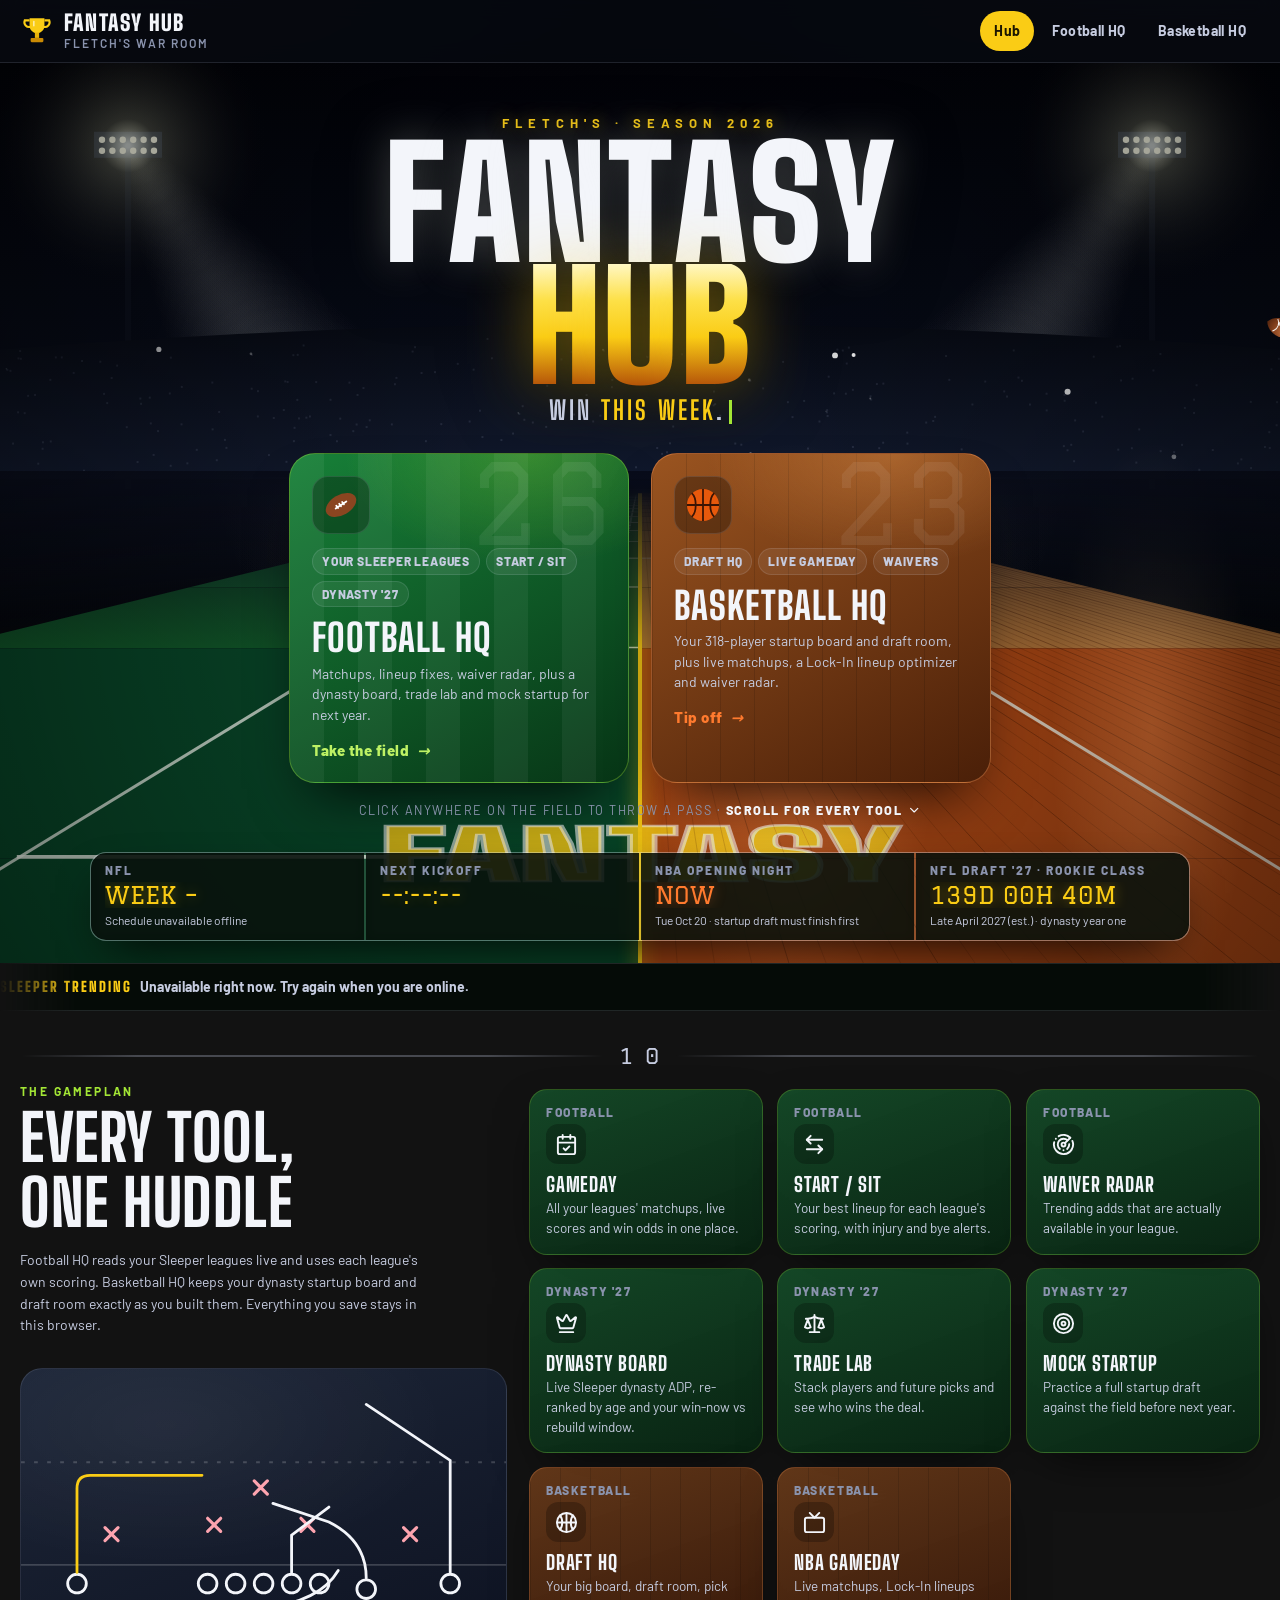
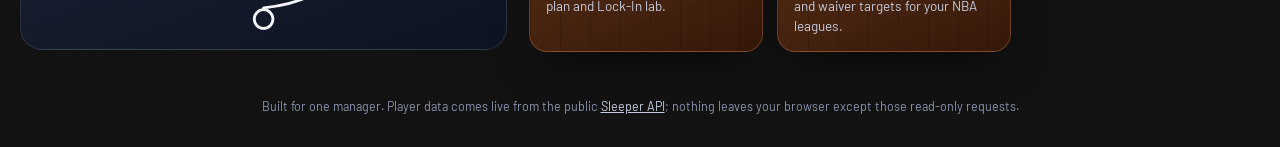
<file: index.html>
<!doctype html>
<html lang="en">
<head>
<meta charset="utf-8">
<meta name="viewport" content="width=device-width,initial-scale=1">
<title>Fletch's Fantasy Hub</title>
<meta name="description" content="Personal fantasy sports hub: football leagues, dynasty prep and the basketball draft HQ.">
<link rel="icon" href="data:image/svg+xml,<svg xmlns='http://www.w3.org/2000/svg' viewBox='0 0 64 64'><ellipse cx='32' cy='32' rx='28' ry='17' fill='%238a4520' transform='rotate(-30 32 32)'/><path d='M22 38l20-12M27 36l-3-4M32 33l-3-4M37 30l-3-4' stroke='white' stroke-width='3'/></svg>">
<link rel="preconnect" href="https://fonts.googleapis.com"><link rel="preconnect" href="https://fonts.gstatic.com" crossorigin>
<link rel="stylesheet" href="https://fonts.googleapis.com/css2?family=Big+Shoulders+Display:wght@700;800;900&family=Graduate&family=Barlow:wght@400;500;600;700;800&family=JetBrains+Mono:wght@500;700&display=swap">
<link rel="stylesheet" href="assets/hub.css?v=20261018c">
<style>
/* Landing: a full-bleed stadium hero (canvas field + flying objects) with the title, two "jersey" doors and a scoreboard.
   Below: the gameplan tiles, a live Sleeper ticker and a recap of your leagues. */
.stadium{position:relative;min-height:max(100vh,720px);overflow:hidden;isolation:isolate;cursor:crosshair}
.stadium canvas{position:absolute;inset:0;width:100%;height:100%;display:block}
#fieldCv{z-index:-2}
#fxCv{z-index:2;pointer-events:none}
.stadium .hero-in{position:relative;z-index:3;display:flex;flex-direction:column;align-items:center;text-align:center;padding:6vh 20px 130px;pointer-events:none}
.stadium .hero-in a,.stadium .hero-in button{pointer-events:auto}
.kicker{font:700 13px/1 var(--font-body);letter-spacing:6px;text-transform:uppercase;color:var(--gold);text-shadow:0 0 16px rgba(250,204,21,.55);opacity:0;animation:fadeup .8s .2s forwards}
.title{margin:12px 0 6px;font:900 clamp(60px,min(12.5vw,17vh),190px)/.8 var(--font-display);text-transform:uppercase;letter-spacing:2px;filter:drop-shadow(0 12px 30px rgba(0,0,0,.7))}
.title .ln{display:block;white-space:nowrap}
.title .ch{display:inline-block;opacity:0;transform:translateY(-120px) rotate(-14deg) scale(1.4);animation:drop .9s cubic-bezier(.2,1.4,.4,1) forwards}
.title .ln1 .ch{color:var(--chalk);-webkit-text-stroke:0 transparent;text-shadow:0 0 40px rgba(241,248,238,.25)}
.title .ln2 .ch{background:linear-gradient(100deg,transparent 40%,rgba(255,255,255,.95) 50%,transparent 60%) no-repeat,linear-gradient(180deg,#fff7c2 0%,var(--gold-2) 30%,var(--gold) 60%,#b45309 100%);background-size:300% 100%,100% 100%;background-position:150% 0,0 0;-webkit-background-clip:text;background-clip:text;color:transparent;filter:drop-shadow(0 0 30px rgba(250,204,21,.45));animation-name:drop,shimmer;animation-duration:.9s,4.5s;animation-timing-function:cubic-bezier(.2,1.4,.4,1),ease-in-out;animation-fill-mode:forwards,none;animation-iteration-count:1,infinite}
@keyframes drop{to{opacity:1;transform:none}}
@keyframes shimmer{0%,55%{background-position:150% 0,0 0}85%,100%{background-position:-50% 0,0 0}}
@keyframes fadeup{from{opacity:0;transform:translateY(16px)}to{opacity:1;transform:none}}
.tagline{height:34px;font:700 clamp(18px,2.4vw,26px)/34px var(--font-display);letter-spacing:3px;text-transform:uppercase;color:var(--chalk-2);opacity:0;animation:fadeup .8s 1.5s forwards}
.tagline b{color:var(--gold)}
.tagline .cur{display:inline-block;width:3px;height:24px;background:var(--lime);vertical-align:-4px;margin-left:4px;animation:blink 1s steps(1) infinite}
@keyframes blink{50%{opacity:0}}
.doors{display:grid;grid-template-columns:repeat(2,minmax(0,340px));gap:22px;margin-top:26px}
@media (max-height:860px) and (min-width:761px){.door .pills{display:none}.door p{margin-bottom:8px}.door h2{font-size:32px}.door .ico{width:48px;height:48px;margin-bottom:10px}.hint{display:none}}
.door{position:relative;display:block;text-decoration:none;color:var(--chalk);border-radius:26px;padding:22px 22px 20px;text-align:left;overflow:hidden;opacity:0;animation:fadeup .8s forwards;border:1px solid var(--line-strong);box-shadow:0 30px 60px -24px rgba(0,0,0,.9)}
.door:nth-child(1){animation-delay:1.8s;background:radial-gradient(260px 160px at var(--mx,70%) var(--my,0%),rgba(163,230,53,.25),transparent 70%),repeating-linear-gradient(90deg,rgba(255,255,255,.05) 0 34px,transparent 34px 68px),linear-gradient(150deg,#178038,#073516)}
.door:nth-child(1){border-color:rgba(163,230,53,.35)}
.door:nth-child(2){animation-delay:2s;border-color:rgba(255,154,87,.4);background:radial-gradient(260px 160px at var(--mx,70%) var(--my,0%),rgba(255,170,90,.3),transparent 70%),repeating-linear-gradient(90deg,rgba(0,0,0,.12) 0 1px,transparent 1px 34px),linear-gradient(150deg,#9a5420,#4a1f08)}
.door .num{position:absolute;right:14px;top:-6px;font:400 110px/1 var(--font-jersey);color:rgba(255,255,255,.07);pointer-events:none}
.door .ico{width:58px;height:58px;display:grid;place-items:center;border-radius:16px;background:rgba(0,0,0,.3);border:1px solid var(--line);margin-bottom:14px}
.door:nth-child(1) .go{color:#bef264}
.door:nth-child(1) .ico svg{animation:wob 3s ease-in-out infinite}
.door:nth-child(2) .ico svg{animation:bounce 1.1s cubic-bezier(.5,0,.5,1) infinite alternate}
@keyframes bounce{from{transform:translateY(-5px)}to{transform:translateY(5px) scaleY(.92)}}
.door h2{font-size:38px;text-transform:uppercase;letter-spacing:1px}
.door p{margin:6px 0 14px;color:var(--chalk-2);font-size:14px;line-height:1.45}
.door .go{display:inline-flex;align-items:center;gap:8px;font-weight:800;letter-spacing:.5px;color:var(--gold)}
.door:nth-child(2) .go{color:var(--orange)}
.door .go i{display:inline-block;transition:transform .2s}
.door:hover .go i{transform:translateX(6px)}
.door .pills{display:flex;gap:6px;flex-wrap:wrap;margin-bottom:12px}
.door .pills span{font-size:12px;font-weight:800;letter-spacing:.8px;text-transform:uppercase;padding:3px 9px;border-radius:999px;background:rgba(255,255,255,.07);border:1px solid var(--line);color:var(--chalk-2)}
@media (max-width:760px){.doors{grid-template-columns:minmax(0,1fr);width:100%;max-width:420px}.stadium .hero-in{padding-top:7vh}}
.hint .cue{color:var(--chalk);text-decoration:none;font-weight:800;white-space:nowrap}
.hint .cue .ic{animation:cue 1.6s ease-in-out infinite}
.hint .cue:hover{color:var(--gold)}
@keyframes cue{0%,100%{transform:translateY(0)}50%{transform:translateY(3px)}}
@media (prefers-reduced-motion:reduce){.hint .cue .ic{animation:none}}
.hint{margin-top:18px;font-size:12.5px;letter-spacing:1.5px;text-transform:uppercase;color:var(--muted);opacity:0;animation:fadeup .8s 2.6s forwards}
.board-strip{position:absolute;left:0;right:0;margin:0 auto;bottom:22px;z-index:3;width:min(1100px,calc(100% - 32px));display:grid;grid-template-columns:repeat(4,minmax(0,1fr));gap:2px;border-radius:16px;overflow:hidden;background:rgba(225,255,230,.12);border:1px solid var(--line-strong);box-shadow:0 20px 50px -20px #000;opacity:0;animation:fadeup .8s 2.3s forwards}
.board-strip > div{background:rgba(2,10,5,.86);backdrop-filter:blur(6px);padding:10px 14px;min-width:0}
.board-strip .l{display:block;font:800 12px/1.2 var(--font-body);letter-spacing:2px;text-transform:uppercase;color:var(--muted);white-space:nowrap;overflow:hidden;text-overflow:ellipsis}
.board-strip b{display:block;margin-top:5px;font:400 clamp(16px,2vw,24px)/1.1 var(--font-jersey);color:var(--gold);text-shadow:0 0 14px rgba(250,204,21,.45);white-space:nowrap;overflow:hidden;text-overflow:ellipsis}
.board-strip b.o{color:var(--orange);text-shadow:0 0 14px rgba(255,122,46,.45)}
.board-strip small{display:block;font-size:12px;color:var(--chalk-2);margin-top:3px;white-space:nowrap;overflow:hidden;text-overflow:ellipsis}
@media (max-width:760px){.board-strip{grid-template-columns:repeat(2,minmax(0,1fr))}.stadium .hero-in{padding-bottom:200px}}

/* ticker */
.ticker{position:relative;z-index:1;overflow:hidden;border-block:1px solid var(--line);background:rgba(2,10,5,.75);white-space:nowrap;-webkit-mask-image:linear-gradient(90deg,transparent,#000 6%,#000 94%,transparent);mask-image:linear-gradient(90deg,transparent,#000 6%,#000 94%,transparent)}
.ticker .tk{display:inline-flex;gap:34px;padding:12px 0;animation:tick 60s linear infinite}
.ticker:hover .tk{animation-play-state:paused}
.ticker .it{display:inline-flex;align-items:center;gap:8px;font-weight:700;font-size:14px;color:var(--chalk-2)}
.ticker .it b{color:var(--chalk)}
.ticker .up{color:var(--lime);font-family:var(--font-mono);font-size:12px}
.ticker .dn{color:#fda4af;font-family:var(--font-mono);font-size:12px}
.ticker .lab{font:900 14px/1 var(--font-display);letter-spacing:2px;color:var(--gold);text-transform:uppercase}
@keyframes tick{to{transform:translateX(-50%)}}

/* gameplan */
.plan{display:grid;grid-template-columns:minmax(0,1fr) minmax(0,1.5fr);gap:22px;align-items:center}
@media (max-width:980px){.plan{grid-template-columns:minmax(0,1fr)}}
.playsvg{width:100%;height:auto;border-radius:22px;background:radial-gradient(400px 200px at 30% 20%,rgba(255,255,255,.05),transparent 70%),linear-gradient(160deg,#1d2638,#0e1322);border:1px solid var(--line)}
.playsvg .route{fill:none;stroke:var(--chalk);stroke-width:3;stroke-linecap:round;stroke-dasharray:var(--len);stroke-dashoffset:var(--len)}
.playsvg.in .route{animation:draw 1.6s ease forwards}
.playsvg .route.hot{stroke:var(--gold)}
@keyframes draw{to{stroke-dashoffset:0}}
.playsvg .o{fill:none;stroke:var(--chalk);stroke-width:3}
.playsvg .x{stroke:#fda4af;stroke-width:3.4;stroke-linecap:round}
.tiles{display:grid;grid-template-columns:repeat(auto-fill,minmax(210px,1fr));gap:14px}
.tile{display:block;text-decoration:none;color:var(--chalk);padding:16px;border-radius:18px;background:var(--surface);border:1px solid var(--line);box-shadow:var(--shadow);transition:border-color .2s,transform .25s}
.tile:hover{border-color:var(--gold)}
.tile.fb{background:linear-gradient(160deg,rgba(23,115,56,.55),rgba(7,40,19,.8));border-color:rgba(163,230,53,.22)}
.tile.fb:hover{border-color:#a3e635}
.tile.nba{background:repeating-linear-gradient(90deg,rgba(0,0,0,.12) 0 1px,transparent 1px 30px),linear-gradient(160deg,rgba(150,80,30,.6),rgba(60,25,8,.85));border-color:rgba(255,154,87,.25)}
.tile.nba:hover{border-color:#ff9a57}
.tile .ti{width:40px;height:40px;border-radius:12px;display:grid;place-items:center;margin-bottom:10px;background:rgba(0,0,0,.25);font-size:20px;color:var(--chalk)}
.tile h3{font-size:20px;text-transform:uppercase;letter-spacing:.8px}
.tile p{margin:4px 0 0;font-size:13.5px;color:var(--chalk-2);line-height:1.45}
.tile .lg{font:800 12px/1 var(--font-body);letter-spacing:1.6px;text-transform:uppercase;color:var(--muted);margin-bottom:6px}
.recap{display:grid;grid-template-columns:repeat(auto-fill,minmax(250px,1fr));gap:14px}
.lgcard{padding:16px;border-radius:18px;background:var(--surface);border:1px solid var(--line);text-decoration:none;color:var(--chalk);display:block}
.lgcard .rec{font:400 34px/1 var(--font-jersey);color:var(--gold)}
.lgcard .nm{font:800 18px/1.15 var(--font-display);text-transform:uppercase;letter-spacing:.6px;margin-bottom:8px}
.scrollcue{position:absolute;left:50%;bottom:118px;z-index:3;transform:translateX(-50%);opacity:0;animation:fadeup .8s 3s forwards;display:none}
</style>
</head>
<body>
<header class="topnav">
  <div class="wrap">
    <a class="logo" href="index.html" aria-label="Fantasy Hub home">
      <svg class="ball" viewBox="0 0 64 64" aria-hidden="true"><path d="M18 8h28v14a14 14 0 0 1-28 0z" fill="#facc15"/><path d="M18 12H9a9 9 0 0 0 11 12M46 12h9a9 9 0 0 1-11 12" fill="none" stroke="#facc15" stroke-width="4"/><rect x="28" y="35" width="8" height="10" fill="#eab308"/><rect x="20" y="45" width="24" height="8" rx="2" fill="#ca8a04"/><path d="M26 14v8" stroke="#fff" stroke-width="3" stroke-linecap="round" opacity=".6"/></svg>
      <span>Fantasy Hub<small>Fletch's war room</small></span>
    </a>
    <nav class="navlinks" aria-label="Main">
      <a href="index.html" aria-current="page">Hub</a>
      <a href="football/index.html">Football HQ</a>
      <a href="basketball/index.html">Basketball HQ</a>
    </nav>
  </div>
</header>

<section class="stadium" id="stadium" aria-label="Welcome">
  <canvas id="fieldCv" aria-hidden="true"></canvas>
  <canvas id="fxCv" aria-hidden="true"></canvas>
  <div class="hero-in">
    <div class="kicker">Fletch's · Season 2026</div>
    <h1 class="title" aria-label="Fantasy Hub"><span class="ln ln1" data-t="FANTASY"></span><span class="ln ln2" data-t="HUB"></span></h1>
    <div class="tagline" aria-live="off"><span id="tagTxt"></span><span class="cur"></span></div>
    <div class="doors">
      <a class="door tilt shine" href="football/index.html">
        <span class="num">26</span>
        <div class="ico"><svg width="38" height="38" viewBox="0 0 64 64" aria-hidden="true"><ellipse cx="32" cy="32" rx="28" ry="17" fill="#8a4520" transform="rotate(-30 32 32)"/><path d="M23 38l18-12M27 37l-3-4M32 34l-3-4M37 31l-3-4" stroke="#fff" stroke-width="3" stroke-linecap="round"/></svg></div>
        <div class="pills"><span>Your Sleeper leagues</span><span>Start / Sit</span><span>Dynasty '27</span></div>
        <h2>Football HQ</h2>
        <p>Matchups, lineup fixes, waiver radar, plus a dynasty board, trade lab and mock startup for next year.</p>
        <span class="go">Take the field <i>→</i></span>
      </a>
      <a class="door tilt shine" href="basketball/index.html">
        <span class="num">23</span>
        <div class="ico"><svg width="38" height="38" viewBox="0 0 64 64" aria-hidden="true"><circle cx="32" cy="32" r="27" fill="#e8590c"/><g fill="none" stroke="#3b1404" stroke-width="3"><path d="M5 32h54M32 5v54"/><path d="M13 12c9 8 9 32 0 40M51 12c-9 8-9 32 0 40"/></g></svg></div>
        <div class="pills"><span>Draft HQ</span><span>Live Gameday</span><span>Waivers</span></div>
        <h2>Basketball HQ</h2>
        <p>Your 318-player startup board and draft room, plus live matchups, a Lock-In lineup optimizer and waiver radar.</p>
        <span class="go">Tip off <i>→</i></span>
      </a>
    </div>
    <div class="hint">Click anywhere on the field to throw a pass · <a class="cue" href="#tools">Scroll for every tool <svg class="ic" aria-hidden="true" focusable="false"><use href="#i-chevron-down"/></svg></a></div>
  </div>
  <div class="board-strip" role="group" aria-label="Scoreboard">
    <div><span class="l" id="sbWeekL">NFL</span><b id="sbWeek">WEEK –</b><small id="sbWeekS">Loading schedule…</small></div>
    <div><span class="l">Next kickoff</span><b id="sbKick">--:--:--</b><small id="sbKickS">&nbsp;</small></div>
    <div><span class="l">NBA opening night</span><b class="o" id="sbNba">--</b><small>Tue Oct 20 · startup draft must finish first</small></div>
    <div><span class="l">NFL Draft '27 · rookie class</span><b id="sbDraft">--</b><small>Late April 2027 (est.) · dynasty year one</small></div>
  </div>
</section>

<div class="ticker" aria-label="Trending on Sleeper"><div class="tk" id="ticker"><span class="it"><span class="lab">Sleeper trending</span> Loading the waiver wire…</span></div></div>

<main class="wrap">
  <div class="yard reveal"><span>1 0</span></div>
  <section class="plan" id="tools">
    <div class="reveal">
      <div class="eyebrow">The gameplan</div>
      <h2 style="font-size:clamp(40px,5vw,64px);text-transform:uppercase;margin:8px 0 10px">Every tool, one huddle</h2>
      <p class="sub" style="max-width:52ch">Football HQ reads your Sleeper leagues live and uses each league's own scoring. Basketball HQ keeps your dynasty startup board and draft room exactly as you built them. Everything you save stays in this browser.</p>
      <svg class="playsvg" id="play" viewBox="0 0 520 300" role="img" aria-label="Chalkboard play diagram" style="margin-top:18px">
        <g stroke="rgba(255,255,255,.18)" stroke-width="2"><path d="M0 210h520"/><path d="M0 100h520" stroke-dasharray="4 10"/></g>
        <g class="x"><path d="M90 170l14 14M104 170l-14 14"/><path d="M200 160l14 14M214 160l-14 14"/><path d="M300 160l14 14M314 160l-14 14"/><path d="M410 170l14 14M424 170l-14 14"/><path d="M250 120l14 14M264 120l-14 14"/></g>
        <g><circle class="o" cx="60" cy="230" r="10"/><circle class="o" cx="200" cy="230" r="10"/><circle class="o" cx="230" cy="230" r="10"/><circle class="o" cx="260" cy="230" r="10"/><circle class="o" cx="290" cy="230" r="10"/><circle class="o" cx="320" cy="230" r="10"/><circle class="o" cx="460" cy="230" r="10"/><circle class="o" cx="260" cy="268" r="10"/><circle class="o" cx="370" cy="236" r="10"/></g>
        <path class="route hot" d="M60 218v-90q0-14 14-14h120" style="--len:240"/>
        <path class="route" d="M460 218v-120l-90-60" style="--len:240"/>
        <path class="route" d="M370 224q0-40-40-60l-60-20" style="--len:200"/>
        <path class="route" d="M260 256q60-6 80-40" style="--len:120"/>
        <path class="route" d="M290 218v-40l40-30" style="--len:110"/>
      </svg>
    </div>
    <div class="tiles">
      <a class="tile fb tilt reveal" href="football/index.html#gameday"><div class="lg">Football</div><div class="ti"><svg class="ic" aria-hidden="true" focusable="false"><use href="#i-calendar-check"/></svg></div><h3>Gameday</h3><p>All your leagues' matchups, live scores and win odds in one place.</p></a>
      <a class="tile fb tilt reveal" href="football/index.html#startsit"><div class="lg">Football</div><div class="ti"><svg class="ic" aria-hidden="true" focusable="false"><use href="#i-arrow-left-right"/></svg></div><h3>Start / Sit</h3><p>Your best lineup for each league's scoring, with injury and bye alerts.</p></a>
      <a class="tile fb tilt reveal" href="football/index.html#waivers"><div class="lg">Football</div><div class="ti"><svg class="ic" aria-hidden="true" focusable="false"><use href="#i-radar"/></svg></div><h3>Waiver Radar</h3><p>Trending adds that are actually available in your league.</p></a>
      <a class="tile fb tilt reveal" href="football/index.html#dynasty"><div class="lg">Dynasty '27</div><div class="ti"><svg class="ic" aria-hidden="true" focusable="false"><use href="#i-crown"/></svg></div><h3>Dynasty Board</h3><p>Live Sleeper dynasty ADP, re-ranked by age and your win-now vs rebuild window.</p></a>
      <a class="tile fb tilt reveal" href="football/index.html#trade"><div class="lg">Dynasty '27</div><div class="ti"><svg class="ic" aria-hidden="true" focusable="false"><use href="#i-scale"/></svg></div><h3>Trade Lab</h3><p>Stack players and future picks and see who wins the deal.</p></a>
      <a class="tile fb tilt reveal" href="football/index.html#mock"><div class="lg">Dynasty '27</div><div class="ti"><svg class="ic" aria-hidden="true" focusable="false"><use href="#i-target"/></svg></div><h3>Mock Startup</h3><p>Practice a full startup draft against the field before next year.</p></a>
      <a class="tile nba tilt reveal" href="basketball/index.html#board"><div class="lg">Basketball</div><div class="ti"><svg class="ic" aria-hidden="true" focusable="false"><use href="#i-basketball"/></svg></div><h3>Draft HQ</h3><p>Your big board, draft room, pick plan and Lock-In lab.</p></a>
      <a class="tile nba tilt reveal" href="basketball/index.html#gameday"><div class="lg">Basketball</div><div class="ti"><svg class="ic" aria-hidden="true" focusable="false"><use href="#i-tv"/></svg></div><h3>NBA Gameday</h3><p>Live matchups, Lock-In lineups and waiver targets for your NBA leagues.</p></a>
    </div>
  </section>

  <div id="recapWrap" hidden>
    <div class="yard reveal"><span>2 0</span></div>
    <div class="row reveal" style="margin-bottom:14px"><div><div class="eyebrow">Your leagues</div><h2 style="font-size:40px;text-transform:uppercase;margin-top:6px">Locker room</h2></div><span class="sp"></span><a class="btn small" href="football/index.html#gameday">Open Gameday →</a></div>
    <div class="recap" id="recap"></div>
  </div>
</main>
<footer class="foot">Built for one manager. Player data comes live from the public <a href="https://docs.sleeper.com/" target="_blank" rel="noopener">Sleeper API</a>; nothing leaves your browser except those read-only requests.</footer>

<script src="assets/icons.js"></script>
<script src="assets/fx.js"></script>
<script src="football/nfl-snapshot.js" defer></script>
<script>
(() => {
const { $, $$, esc, rand, clamp, reduced, store, sleeper, drawFootball, drawBasketball, drawBaseball, drawSoccer, confetti, popText, tilt, reveal, fmtCountdown } = FX;

/* ---------- title letters ---------- */
$$('.title .ln').forEach((ln, li) => {
  ln.innerHTML = [...ln.dataset.t].map((c, i) => { const d = .35 + li * .55 + i * .07; return `<span class="ch" style="animation-delay:${d}s,${2.4 + i * .12}s">${c}</span>`; }).join('');
});
/* ---------- rotating tagline ---------- */
const LINES = ['Win <b>this week</b>.', 'Fix the <b>lineup</b>.', 'Raid the <b>waiver wire</b>.', 'Build the <b>dynasty</b>.', 'Draft like a <b>GM</b>.', 'Lock in the <b>W</b>.'];
(async function typeLoop() {
  const el = $('#tagTxt'); await new Promise(r => setTimeout(r, 1700));
  for (let i = 0; ; i = (i + 1) % LINES.length) {
    const html = LINES[i], plain = html.replace(/<[^>]+>/g, '');
    for (let k = 0; k <= plain.length; k++) { el.innerHTML = typed(html, k); await new Promise(r => setTimeout(r, reduced ? 0 : 45)); }
    await new Promise(r => setTimeout(r, 1700));
    for (let k = plain.length; k >= 0; k--) { el.innerHTML = typed(html, k); await new Promise(r => setTimeout(r, reduced ? 0 : 22)); }
  }
  function typed(html, n) { let out = '', c = 0; for (const tok of html.split(/(<[^>]+>)/)) { if (tok.startsWith('<')) { out += tok; continue; } for (const ch of tok) { if (c++ >= n) break; out += esc(ch); } } return out; }
})();
$$('.tilt').forEach(el => tilt(el, 9));
reveal();
const play = $('#play');
new IntersectionObserver((es, o) => es.forEach(e => { if (e.isIntersecting) { play.classList.add('in'); o.disconnect(); } }), { threshold: .4 }).observe(play);

/* =====================================================================
   STADIUM: perspective field rushing toward the camera + night sky,
   light towers, crowd flashes and fireworks (field canvas), and flying
   footballs, basketballs and stat chips (fx canvas).
   ===================================================================== */
const stadium = $('#stadium'), fc = $('#fieldCv'), fctx = fc.getContext('2d'), xc = $('#fxCv'), xctx = xc.getContext('2d');
let W = 0, H = 0, DPR = 1, HOR = 0;
function fit() {
  DPR = Math.min(2, devicePixelRatio || 1); const r = stadium.getBoundingClientRect(); W = r.width; H = r.height; HOR = H * .46;
  for (const [c, x] of [[fc, fctx], [xc, xctx]]) { c.width = W * DPR; c.height = H * DPR; x.setTransform(DPR, 0, 0, DPR, 0, 0); }
}
fit(); addEventListener('resize', fit);

const crowd = Array.from({ length: 260 }, () => ({ x: Math.random(), y: Math.random(), p: rand(0, 1), s: rand(.6, 1.8) }));
const fireworks = [];
let cz = 0; // camera position along the field, in yards
const L = 120, ZN = 3.2, ZF = 95;
const yAt = z => HOR + (H - HOR) * ZN / z;
const xAt = (z, u) => W / 2 + u * (W * .62 * ZN / 26.65) / z;

let skyCv=null;
function buildSky() { // static layer: gradient, soft light beams, towers, stands (rebuilt on resize)
  skyCv = document.createElement('canvas'); skyCv.width = W * DPR; skyCv.height = H * DPR;
  const c = skyCv.getContext('2d'); c.setTransform(DPR, 0, 0, DPR, 0, 0);
  const g = c.createLinearGradient(0, 0, 0, HOR); g.addColorStop(0, '#020309'); g.addColorStop(.7, '#070b17'); g.addColorStop(1, '#10162a');
  c.fillStyle = g; c.fillRect(0, 0, W, HOR + 2);
  c.save(); c.globalCompositeOperation = 'lighter';
  for (const side of [-1, 1]) { // a soft cone built from overlapping radial glows, so it never shows hard edges
    const tx = W / 2 + side * W * .4, ty = HOR * .2, ex = W / 2 + side * W * .04, ey = H * .9;
    for (let i = 0; i <= 44; i++) {
      const p = i / 44, x = tx + (ex - tx) * p, y = ty + (ey - ty) * p, r = 18 + p * W * .2, al = .055 * Math.pow(1 - p, 1.4);
      const rg = c.createRadialGradient(x, y, 0, x, y, r); rg.addColorStop(0, `rgba(245,245,230,${al})`); rg.addColorStop(1, 'rgba(245,245,230,0)');
      c.fillStyle = rg; c.fillRect(x - r, y - r, r * 2, r * 2);
    }
  }
  c.restore();
  for (const side of [-1, 1]) {
    const tx = W / 2 + side * W * .4, ty = HOR * .2;
    c.fillStyle = '#0b0f1b'; c.fillRect(tx - 3, ty + 12, 6, HOR - ty);
    c.fillStyle = '#121828'; c.fillRect(tx - 34, ty - 14, 68, 26);
  }
  const sTop = HOR * .62, sg = c.createLinearGradient(0, sTop, 0, HOR); sg.addColorStop(0, '#070a13'); sg.addColorStop(1, '#121a2e');
  c.fillStyle = sg; c.beginPath(); c.moveTo(0, sTop + 30); c.quadraticCurveTo(W / 2, sTop - 22, W, sTop + 30); c.lineTo(W, HOR); c.lineTo(0, HOR); c.fill();
}
function drawSky(t) {
  if (!skyCv || skyCv.width !== Math.round(W * DPR) || skyCv.height !== Math.round(H * DPR)) buildSky();
  fctx.drawImage(skyCv, 0, 0, W, H);
  for (const side of [-1, 1]) {
    const tx = W / 2 + side * W * .4, ty = HOR * .2, flick = .85 + .15 * Math.sin(t * 7 + side * 3) * Math.sin(t * 2.3);
    fctx.save(); fctx.globalCompositeOperation = 'lighter';
    const halo = fctx.createRadialGradient(tx, ty, 2, tx, ty, 140); halo.addColorStop(0, `rgba(255,255,230,${.75 * flick})`); halo.addColorStop(.18, `rgba(255,255,200,${.25 * flick})`); halo.addColorStop(1, 'rgba(0,0,0,0)');
    fctx.fillStyle = halo; fctx.fillRect(tx - 150, ty - 150, 300, 300); fctx.restore();
    fctx.fillStyle = `rgba(255,255,235,${flick})`;
    for (let i = 0; i < 6; i++) for (let j = 0; j < 2; j++) { fctx.beginPath(); fctx.arc(tx - 26 + i * 10.4, ty - 6 + j * 11, 3.2, 0, 7); fctx.fill(); }
  }
  const sTop = HOR * .62;
  // stands + crowd flashes
  for (const c of crowd) {
    const x = c.x * W, y = sTop + 14 + c.y * (HOR - sTop - 16) + Math.abs(c.x - .5) * 30 * (1 - c.y);
    const k = (t * .35 + c.p) % 1, a = k < .04 ? (1 - k / .04) : 0;
    fctx.fillStyle = `rgba(175,185,215,${.10 + .05 * c.y})`; fctx.fillRect(x, y, 2, 2);
    if (a > 0) { fctx.fillStyle = `rgba(255,255,255,${a})`; fctx.beginPath(); fctx.arc(x, y, c.s * 2.2 * a + .5, 0, 7); fctx.fill(); }
  }
  // fireworks
  for (let i = fireworks.length - 1; i >= 0; i--) {
    const f = fireworks[i]; f.life--;
    if (f.stage === 0) { f.y += f.vy; f.vy += .08; fctx.fillStyle = '#fff7c2'; fctx.fillRect(f.x - 1, f.y, 2, 6); if (f.vy >= -1) { f.stage = 1; f.sp = Array.from({ length: 46 }, (_, k) => { const a = k / 46 * Math.PI * 2, s = rand(1.6, 3.4); return { x: f.x, y: f.y, vx: Math.cos(a) * s, vy: Math.sin(a) * s }; }); f.life = 70; } }
    else { fctx.save(); fctx.globalCompositeOperation = 'lighter'; for (const p of f.sp) { p.x += p.vx; p.y += p.vy; p.vx *= .97; p.vy = p.vy * .97 + .04; fctx.fillStyle = f.c; fctx.globalAlpha = f.life / 70; fctx.beginPath(); fctx.arc(p.x, p.y, 1.8, 0, 7); fctx.fill(); } fctx.restore(); }
    if (f.life <= 0 && f.stage === 1) fireworks.splice(i, 1);
  }
}
function launchFirework(x) { fireworks.push({ x: x ?? rand(W * .15, W * .85), y: HOR, vy: rand(-8.5, -6.5), stage: 0, life: 999, c: ['#facc15', '#a3e635', '#38bdf8', '#ff7a2e', '#f1f8ee', '#f43f5e'][Math.floor(rand(0, 6))] }); }

const FW = 26.65, PX = z => (W * .62 * ZN / FW) / z;
function drawField() {
  // Band by band from far to near; world yard w maps to depth z = w - cz + ZN.
  // Left half is a football field, right half is a hardwood court, split by a glowing gold seam.
  const first = Math.floor(cz / 5) * 5, bands = [], zMin = ZN * .55;
  for (let w = first; w - cz + ZN < ZF; w += 5) bands.push(w);
  for (let i = bands.length - 1; i >= 0; i--) {
    const w = bands[i], z1 = Math.max(zMin, w - cz + ZN), z2 = w + 5 - cz + ZN;
    const y1 = yAt(z1), y2 = yAt(z2), m = ((w % L) + L) % L;
    const endzone = m < 10 || m >= 110, stripe = Math.floor(m / 5) % 2, fog = clamp((z2 - 10) / (ZF - 10), 0, 1);
    const dim = v => Math.round(v * (1 - fog * .78));
    const turf = (endzone ? [8, 70, 40] : stripe ? [22, 104, 50] : [18, 90, 43]).map(dim);
    const wood = (endzone ? [168, 70, 20] : stripe ? [190, 128, 66] : [176, 115, 57]).map(dim);
    const quad = (u0, u1, col) => { fctx.fillStyle = `rgb(${col})`; fctx.beginPath(); fctx.moveTo(xAt(z1, u0), y1); fctx.lineTo(xAt(z1, u1), y1); fctx.lineTo(xAt(z2, u1), y2); fctx.lineTo(xAt(z2, u0), y2); fctx.fill(); };
    quad(-FW - 40, 0, turf); quad(0, FW + 40, wood);
    if (endzone && (m === 0 || m === 110)) {
      const zc = w + 5 - cz + ZN; if (zc > ZN * .9) {
        const yc = yAt(zc), sc = PX(zc);
        fctx.save(); fctx.translate(W / 2, yc); fctx.scale(1, .42 * (1 - fog * .3));
        fctx.font = `900 ${sc * 7}px "Big Shoulders Display",sans-serif`; fctx.textAlign = 'center'; fctx.textBaseline = 'middle';
        fctx.fillStyle = `rgba(250,204,21,${.85 * (1 - fog)})`; fctx.fillText(m === 0 ? 'FANTASY' : 'HUB', 0, 0);
        fctx.strokeStyle = `rgba(255,255,255,${.6 * (1 - fog)})`; fctx.lineWidth = Math.max(1, sc * .25); fctx.strokeText(m === 0 ? 'FANTASY' : 'HUB', 0, 0);
        fctx.restore();
      }
    }
    if (z1 === w - cz + ZN) {
      const al = .85 * (1 - fog);
      // yard line + numbers on the turf
      fctx.strokeStyle = `rgba(241,248,238,${al})`; fctx.lineWidth = Math.max(1, 30 / z1);
      fctx.beginPath(); fctx.moveTo(xAt(z1, -FW), y1); fctx.lineTo(xAt(z1, 0), y1); fctx.stroke();
      const yard = m - 10;
      if (!endzone && yard % 10 === 0 && yard > 0 && yard < 100) {
        const lab = String(yard <= 50 ? yard : 100 - yard), sc = PX(z1);
        fctx.save(); fctx.font = `400 ${sc * 2.2}px Graduate,serif`; fctx.textAlign = 'center'; fctx.textBaseline = 'bottom'; fctx.fillStyle = `rgba(241,248,238,${al})`;
        fctx.translate(xAt(z1, -18), y1 - 2); fctx.scale(1, .5); fctx.fillText(lab, 0, 0); fctx.restore();
      }
      // court markings on the hardwood: a center line with a circle every 40 yards, a free-throw lane between
      if (m % 40 === 20 || m % 40 === 0) {
        fctx.strokeStyle = `rgba(255,250,240,${al * .9})`; fctx.lineWidth = Math.max(1, 26 / z1);
        const cu = FW / 2;
        if (m % 40 === 20) {
          fctx.beginPath(); fctx.moveTo(xAt(z1, 0), y1); fctx.lineTo(xAt(z1, FW), y1); fctx.stroke();
          const za = Math.max(.6, z1 - 5), zb = z1 + 5;
          fctx.beginPath(); fctx.ellipse(xAt(z1, cu), y1, 5 * PX(z1), Math.max(1, (yAt(za) - yAt(zb)) / 2), 0, 0, 7); fctx.stroke();
          fctx.fillStyle = `rgba(255,122,46,${.45 * (1 - fog)})`; fctx.beginPath(); fctx.ellipse(xAt(z1, cu), y1, 1.6 * PX(z1), Math.max(.5, (yAt(Math.max(.6, z1 - 1.6)) - yAt(z1 + 1.6)) / 2), 0, 0, 7); fctx.fill();
        } else if (z1 + 12 < ZF) {
          const zf = z1 + 12, pts = [[cu - 4, z1], [cu + 4, z1], [cu + 4, zf], [cu - 4, zf]];
          fctx.fillStyle = `rgba(234,88,12,${.35 * (1 - fog)})`; fctx.beginPath(); pts.forEach(([u, z], k) => k ? fctx.lineTo(xAt(z, u), yAt(z)) : fctx.moveTo(xAt(z, u), yAt(z))); fctx.closePath(); fctx.fill(); fctx.stroke();
        }
      }
    }
    if (!endzone) for (let k = 1; k < 5; k++) {
      const zz = w + k - cz + ZN; if (zz < ZN * .6) continue; const yy = yAt(zz), al = .6 * (1 - fog);
      fctx.strokeStyle = `rgba(241,248,238,${al})`; fctx.lineWidth = Math.max(1, 18 / zz);
      for (const u of [-FW, -3.1]) { const x = xAt(zz, u), d = (u < -10 ? 1 : -1) * PX(zz) * .8; fctx.beginPath(); fctx.moveTo(x, yy); fctx.lineTo(x + d, yy); fctx.stroke(); }
    }
  }
  // hardwood plank seams converge on the horizon
  fctx.lineWidth = 1;
  for (let u = 1.25, k = 1; u < FW + 40; u += 1.25, k++) { fctx.strokeStyle = `rgba(70,26,4,${k % 4 ? .2 : .4})`; fctx.beginPath(); fctx.moveTo(xAt(ZF, u), yAt(ZF)); fctx.lineTo(xAt(zMin, u), yAt(zMin)); fctx.stroke(); }
  // varnish sheen: the stadium lights reflected in the court
  fctx.save(); fctx.globalCompositeOperation = 'lighter';
  for (const [cx, sx] of [[W * .62, .5], [W * .9, .35]]) { fctx.save(); fctx.translate(cx, H * .74); fctx.scale(sx, 1); const rg = fctx.createRadialGradient(0, 0, 0, 0, 0, H * .32); rg.addColorStop(0, 'rgba(255,220,170,.16)'); rg.addColorStop(1, 'rgba(255,220,170,0)'); fctx.fillStyle = rg; fctx.fillRect(-H * .32, -H * .32, H * .64, H * .64); fctx.restore(); }
  fctx.restore();
  // sidelines and the gold center seam
  fctx.strokeStyle = 'rgba(241,248,238,.8)'; fctx.lineWidth = 3;
  for (const u of [-FW, FW]) { fctx.beginPath(); fctx.moveTo(xAt(ZF, u), yAt(ZF)); fctx.lineTo(xAt(zMin, u), yAt(zMin)); fctx.stroke(); }
  fctx.save(); fctx.strokeStyle = '#facc15'; fctx.shadowColor = '#facc15'; fctx.shadowBlur = 18; fctx.lineWidth = 4;
  fctx.beginPath(); fctx.moveTo(xAt(ZF, 0), yAt(ZF)); fctx.lineTo(xAt(zMin, 0), yAt(zMin)); fctx.stroke(); fctx.restore();
  const fg = fctx.createLinearGradient(0, HOR - 6, 0, HOR + (H - HOR) * .35); fg.addColorStop(0, 'rgba(10,14,28,1)'); fg.addColorStop(1, 'rgba(10,14,28,0)');
  fctx.fillStyle = fg; fctx.fillRect(0, HOR - 6, W, (H - HOR) * .35 + 6);
  const vg = fctx.createRadialGradient(W / 2, H * .55, H * .2, W / 2, H * .55, Math.max(W, H) * .8); vg.addColorStop(0, 'rgba(0,0,0,0)'); vg.addColorStop(1, 'rgba(0,0,0,.6)');
  fctx.fillStyle = vg; fctx.fillRect(0, 0, W, H);
}

/* ---------- flying things ---------- */
const flyers = [], chips = [], trails = [];
const CHIPS = ['+28.4 PTS', 'TOUCHDOWN', 'W 142–118', 'WAIVER WIN', 'LOCKED IN', 'SMASH START', 'TRADE ACCEPTED', '+$14 FAAB', '3 TDs', '1ST PLACE', 'BOOM WEEK', 'DOUBLE-DOUBLE', '+12.6 PROJ', 'SLEEPER HIT', 'CLINCHED', 'HEATING UP', 'DYNASTY ASSET', 'TRIPLE-DOUBLE', 'HOME RUN', 'GOAL!', 'BUZZER BEATER', 'WALK-OFF', 'HAT TRICK', 'MVP'];
function spawnPass(from, to, opts = {}) {
  const dur = opts.dur || rand(1.3, 2.1);
  flyers.push({ k: 'f', x0: from[0], y0: from[1], x1: to[0], y1: to[1], h: opts.h ?? rand(.18, .4) * H, t: 0, dur, len: opts.len || rand(26, 46), spin: 0, onDone: opts.onDone, big: opts.big });
}
function spawnRandomPass() {
  const l2r = Math.random() < .5, y0 = rand(H * .25, H * .85), y1 = rand(H * .15, H * .8);
  spawnPass([l2r ? -60 : W + 60, y0], [l2r ? W + 60 : -60, y1], { dur: rand(2.2, 3.6), h: rand(.1, .35) * H, len: rand(22, 44) });
}
function spawnHoops() {
  const l2r = Math.random() < .5, r = rand(12, 22);
  flyers.push({ k: 'b', x: l2r ? -40 : W + 40, y: rand(H * .55, H * .9), vx: (l2r ? 1 : -1) * rand(3, 5.5), vy: rand(-9, -5), r, rot: 0, bounces: 0, floor: rand(H * .82, H * .97) });
}
function spawnOther() {
  const l2r = Math.random() < .5;
  flyers.push({ k: 'x', kind: Math.random() < .5 ? 'base' : 'soccer', x: l2r ? -30 : W + 30, y: rand(H * .3, H * .7), vx: (l2r ? 1 : -1) * rand(4, 7), vy: rand(-7, -3.5), r: rand(10, 18), rot: 0 });
}
function spawnChip() {
  chips.push({ x: rand(W * .06, W * .94), y: rand(H * .5, H * .95), text: CHIPS[Math.floor(rand(0, CHIPS.length))], life: 0, max: rand(160, 240), vy: rand(-.5, -.25), hue: Math.random() < .25 ? 'o' : Math.random() < .5 ? 'g' : 'l' });
}
function drawChip(c) {
  const k = c.life / c.max, a = k < .15 ? k / .15 : k > .75 ? (1 - k) / .25 : 1;
  xctx.save(); xctx.globalAlpha = a * .92; xctx.font = '800 13px Barlow,sans-serif';
  const w = xctx.measureText(c.text).width + 26, h = 28, x = c.x - w / 2, y = c.y;
  const col = c.hue === 'o' ? '255,122,46' : c.hue === 'g' ? '250,204,21' : '163,230,53';
  xctx.fillStyle = 'rgba(6,9,18,.8)'; xctx.strokeStyle = `rgba(${col},.8)`; xctx.lineWidth = 1.5;
  xctx.beginPath(); xctx.roundRect(x, y, w, h, 14); xctx.fill(); xctx.stroke();
  xctx.shadowColor = `rgb(${col})`; xctx.shadowBlur = 12; xctx.fillStyle = `rgb(${col})`; xctx.textBaseline = 'middle'; xctx.fillText(c.text, x + 13, y + h / 2 + 1);
  xctx.restore();
}

let last = performance.now(), T = 0, nextPass = .4, nextHoop = 1.2, nextOther = 2, nextChip = .8, nextFw = 2.5;
function frame(now) {
  const dt = Math.min(.05, (now - last) / 1000); last = now; T += dt;
  cz += dt * 7.5;
  fctx.clearRect(0, 0, W, H); drawSky(T); drawField();
  xctx.clearRect(0, 0, W, H);
  if ((nextPass -= dt) <= 0) { spawnRandomPass(); nextPass = rand(.9, 1.8); }
  if ((nextHoop -= dt) <= 0) { spawnHoops(); nextHoop = rand(2.2, 4); }
  if ((nextOther -= dt) <= 0) { spawnOther(); nextOther = rand(2.5, 4.5); }
  if ((nextChip -= dt) <= 0) { spawnChip(); nextChip = rand(.7, 1.4); }
  if ((nextFw -= dt) <= 0) { launchFirework(); if (Math.random() < .4) setTimeout(() => launchFirework(), 250); nextFw = rand(2.5, 5); }
  // trails
  for (let i = trails.length - 1; i >= 0; i--) { const p = trails[i]; p.l -= dt * 1.6; if (p.l <= 0) { trails.splice(i, 1); continue; } xctx.fillStyle = p.c.replace('A', (p.l * .55).toFixed(3)); xctx.beginPath(); xctx.arc(p.x, p.y, p.r * p.l, 0, 7); xctx.fill(); }
  for (let i = flyers.length - 1; i >= 0; i--) {
    const f = flyers[i];
    if (f.k === 'f') {
      f.t += dt / f.dur; const t = Math.min(1, f.t);
      const x = f.x0 + (f.x1 - f.x0) * t, y = f.y0 + (f.y1 - f.y0) * t - f.h * 4 * t * (1 - t);
      const dx = (f.x1 - f.x0), dy = (f.y1 - f.y0) - f.h * 4 * (1 - 2 * t);
      const scale = .7 + .5 * Math.sin(Math.PI * t);
      f.spin += dt * 22;
      trails.push({ x, y, r: f.big ? 7 : 4, l: 1, c: f.big ? 'rgba(250,204,21,A)' : 'rgba(241,248,238,A)' });
      drawFootball(xctx, x, y, f.len * scale, Math.atan2(dy, dx), f.spin, 1);
      if (f.t >= 1) { flyers.splice(i, 1); f.onDone && f.onDone(x, y); }
    } else if (f.k === 'x') {
      f.vy += .12; f.x += f.vx; f.y += f.vy; f.rot += f.vx * .03;
      if (f.kind === 'base') drawBaseball(xctx, f.x, f.y, f.r, f.rot); else drawSoccer(xctx, f.x, f.y, f.r, f.rot);
      if (f.x < -60 || f.x > W + 60 || f.y > H + 60) flyers.splice(i, 1);
    } else {
      f.vy += .35; f.x += f.vx; f.y += f.vy; f.rot += f.vx * .05;
      if (f.y > f.floor - f.r) { f.y = f.floor - f.r; f.vy *= -.72; f.bounces++; }
      xctx.save(); xctx.globalAlpha = .35; xctx.fillStyle = '#000'; xctx.beginPath(); xctx.ellipse(f.x, f.floor, f.r * (1 - (f.floor - f.y) / H), f.r * .25, 0, 0, 7); xctx.fill(); xctx.restore();
      drawBasketball(xctx, f.x, f.y, f.r, f.rot, 1);
      if (f.x < -80 || f.x > W + 80 || f.bounces > 9) flyers.splice(i, 1);
    }
  }
  for (let i = chips.length - 1; i >= 0; i--) { const c = chips[i]; c.life++; c.y += c.vy; drawChip(c); if (c.life >= c.max) chips.splice(i, 1); }
  requestAnimationFrame(frame);
}
if (reduced) { drawSky(0); drawField(); } else requestAnimationFrame(frame);

/* click to throw: the QB is at the bottom center */
stadium.addEventListener('click', e => {
  if (e.target.closest('a,button')) return;
  const r = stadium.getBoundingClientRect(), tx = e.clientX - r.left, ty = e.clientY - r.top;
  spawnPass([W / 2, H + 20], [tx, ty], { dur: .85, h: H * .22, len: 46, big: true, onDone: () => {
    const td = ty < HOR + 40;
    confetti(e.clientX, e.clientY, td ? 120 : 60, td ? 1.3 : 1);
    popText(e.clientX, e.clientY - 30, td ? 'TOUCHDOWN!' : ['COMPLETE!', 'FIRST DOWN!', 'BIG GAIN!', 'DIME!'][Math.floor(rand(0, 4))], td ? '#facc15' : '#a3e635', td ? 64 : 46);
    if (td) { launchFirework(tx); launchFirework(tx + 80); launchFirework(tx - 80); }
  } });
});

/* ---------- scoreboard ---------- */
const etOffset = d => (d >= Date.UTC(2026, 10, 1, 6) && d < Date.UTC(2027, 2, 14, 7)) ? 5 : 4;
function kickoffTime(dateStr) { // Sleeper gives dates only, so estimate the usual slot for that weekday
  const [y, m, d] = dateStr.split('-').map(Number), dow = new Date(Date.UTC(y, m - 1, d)).getUTCDay();
  const [hh, mm] = dow === 0 ? [13, 0] : dow === 6 ? [16, 30] : [20, 15];
  const guess = Date.UTC(y, m - 1, d, hh, mm); return guess + etOffset(guess) * 36e5;
}
const NBA_OPEN = Date.UTC(2026, 9, 20, 23, 30), NFL_DRAFT = Date.UTC(2027, 3, 22, 24);
let nextKick = null;
function tickBoard() {
  $('#sbNba').textContent = fmtCountdown(NBA_OPEN);
  $('#sbDraft').textContent = fmtCountdown(NFL_DRAFT);
  if (nextKick) $('#sbKick').textContent = nextKick.live ? 'LIVE NOW' : fmtCountdown(nextKick.t);
}
setInterval(tickBoard, 1000); tickBoard();
(async () => {
  try {
    const st = await sleeper('/v1/state/nfl', { ttl: 30 * 60e3 });
    const sched = await sleeper(`/schedule/nfl/regular/${st.season}`, { ttl: 60 * 60e3 });
    const open = sched.filter(g => g.status !== 'complete').sort((a, b) => a.date.localeCompare(b.date));
    const wk = open.length ? open[0].week : st.week;
    $('#sbWeekL').textContent = `NFL ${st.season}`; $('#sbWeek').textContent = `WEEK ${wk}`;
    const done = sched.filter(g => g.week === wk && g.status === 'complete').length, all = sched.filter(g => g.week === wk).length;
    $('#sbWeekS').textContent = `${done} of ${all} games final`;
    if (open.length) {
      const g = open[0], t = kickoffTime(g.date), live = g.status === 'in_progress' || (Date.now() > t && Date.now() < t + 4 * 36e5);
      nextKick = { t, live };
      const d = new Date(t);
      $('#sbKickS').textContent = `${g.away} @ ${g.home} · ${d.toLocaleDateString(undefined, { weekday: 'short', month: 'short', day: 'numeric' })} ${d.toLocaleTimeString(undefined, { hour: 'numeric', minute: '2-digit' })} (est.)`;
      tickBoard();
    }
  } catch (e) { $('#sbWeekS').textContent = 'Schedule unavailable offline'; }
})();

/* ---------- ticker: Sleeper trending adds + drops ---------- */
async function loadTicker() {
  try {
    const [adds, drops] = await Promise.all([sleeper('/v1/players/nfl/trending/add?lookback_hours=24&limit=14'), sleeper('/v1/players/nfl/trending/drop?lookback_hours=24&limit=8')]);
    await new Promise(r => { if (window.NFL_SNAP) r(); else addEventListener('load', r, { once: true }); });
    const S = window.NFL_SNAP, map = {}; if (S) for (const r of S.rows) map[r[0]] = r;
    const nm = id => map[id] ? `<b>${esc(map[id][1])}</b> <span class="pos ${map[id][2]}">${map[id][2]}</span> <span class="team">${map[id][3]}</span>` : `<b>Player ${esc(id)}</b>`;
    const items = [`<span class="it"><span class="lab"><svg class="ic" aria-hidden="true" focusable="false"><use href="#i-flame"/></svg> Trending adds · 24h</span></span>`,
      ...adds.map(a => `<span class="it">${nm(a.player_id)} <span class="up">▲ ${a.count.toLocaleString()}</span></span>`),
      `<span class="it"><span class="lab"><svg class="ic" aria-hidden="true" focusable="false"><use href="#i-snowflake"/></svg> Getting dropped</span></span>`,
      ...drops.map(a => `<span class="it">${nm(a.player_id)} <span class="dn">▼ ${a.count.toLocaleString()}</span></span>`)].join('');
    $('#ticker').innerHTML = items + items;
  } catch (e) { $('#ticker').innerHTML = '<span class="it"><span class="lab">Sleeper trending</span> Unavailable right now. Try again when you are online.</span>'; }
}
loadTicker();

/* ---------- locker room: league summaries saved by Football HQ ---------- */
const sums = store('ffhq_').get('summaries', null);
if (sums && sums.length) {
  $('#recapWrap').hidden = false;
  $('#recap').innerHTML = sums.map(s => `<a class="lgcard tilt reveal" href="football/index.html#leagues"><div class="nm">${esc(s.name)}</div><div class="row"><div class="rec">${esc(s.record)}</div><span class="sp"></span><span class="tag ${s.rank <= s.playoff ? 'good' : 'q'}">${s.rank ? '#' + s.rank + ' of ' + s.teams : ''}</span></div><div class="sub" style="margin-top:8px">${esc(s.line || '')}</div></a>`).join('');
  $$('#recap .tilt').forEach(el => tilt(el, 8)); reveal($('#recapWrap'));
}
})();
</script>
</body>
</html>
</file>
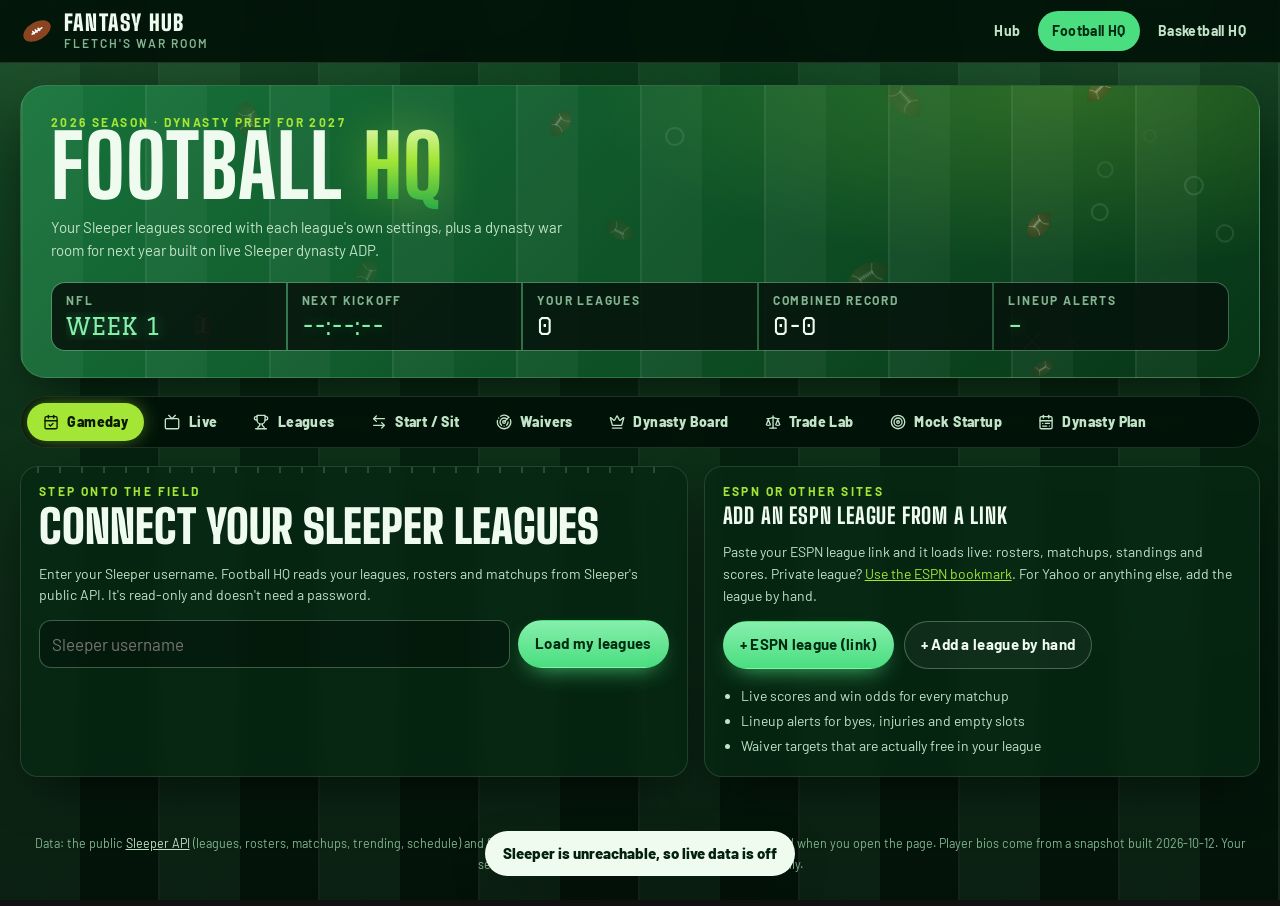
<file: football/index.html>
<!doctype html>
<html lang="en">
<head>
<meta charset="utf-8">
<meta name="viewport" content="width=device-width,initial-scale=1">
<title>Football HQ</title>
<meta name="description" content="Weekly tools for my Sleeper leagues plus dynasty prep for 2027.">
<link rel="icon" href="data:image/svg+xml,<svg xmlns='http://www.w3.org/2000/svg' viewBox='0 0 64 64'><ellipse cx='32' cy='32' rx='28' ry='17' fill='%238a4520' transform='rotate(-30 32 32)'/><path d='M22 38l20-12M27 36l-3-4M32 33l-3-4M37 30l-3-4' stroke='white' stroke-width='3'/></svg>">
<link rel="preconnect" href="https://fonts.googleapis.com"><link rel="preconnect" href="https://fonts.gstatic.com" crossorigin>
<link rel="stylesheet" href="https://fonts.googleapis.com/css2?family=Big+Shoulders+Display:wght@700;800;900&family=Graduate&family=Barlow:wght@400;500;600;700;800&family=Barlow+Condensed:wght@500;600;700&family=JetBrains+Mono:wght@500;700&display=swap">
<link rel="stylesheet" href="../assets/hub.css?v=20261018c">
<style>
/* Football HQ: page hero + playbook tabs. Every panel is a chalk card on turf; league matchups read like jumbotrons. */
.connect{display:grid;grid-template-columns:minmax(0,1.2fr) minmax(0,1fr);gap:16px}
@media (max-width:900px){.connect{grid-template-columns:minmax(0,1fr)}}
.connect .big{font:900 clamp(30px,4vw,46px)/.95 var(--font-display);text-transform:uppercase;margin:8px 0}
.connect form{display:flex;gap:8px;flex-wrap:wrap;margin-top:14px}
.connect input[type=text]{flex:1 1 220px;font-size:17px;min-height:48px}
.connect .btn{min-height:48px}
.mcards{display:grid;grid-template-columns:repeat(auto-fill,minmax(330px,1fr));gap:16px}
@media (max-width:420px){.mcards{grid-template-columns:minmax(0,1fr)}}
.mcard{cursor:pointer;transition:border-color .2s,transform .25s}
.mcard:hover{border-color:var(--lime)}
.mcard .lgname{font:800 15px/1.2 var(--font-body);letter-spacing:.3px;color:var(--chalk-2);overflow:hidden;text-overflow:ellipsis;white-space:nowrap}
.vs{display:grid;grid-template-columns:minmax(0,1fr) auto minmax(0,1fr);gap:10px;align-items:center;margin:14px 0 10px}
.vs .side{min-width:0}
.vs .side.r{text-align:right}
.vs .tm{font:800 15px/1.2 var(--font-display);text-transform:uppercase;letter-spacing:.6px;overflow:hidden;text-overflow:ellipsis;white-space:nowrap}
.vs .sc{font:400 40px/1 var(--font-jersey);color:var(--chalk)}
.vs .side.me .sc{color:var(--gold);text-shadow:0 0 16px rgba(250,204,21,.35)}
.vs .pj{font-size:12px;color:var(--muted)}
.vs .mid{font:900 18px/1 var(--font-display);color:var(--muted)}
@keyframes bump{0%{transform:scale(1)}30%{transform:scale(1.2);text-shadow:0 0 26px #86efac;color:#bbf7d0}100%{transform:scale(1)}}
.vs .sc.bump{display:inline-block;animation:bump .9s ease}
.live-dot{animation:livepulse 2s ease-in-out infinite}
@keyframes livepulse{50%{box-shadow:0 0 0 6px rgba(163,230,53,.15)}}
.mcard.chop .vs .sc.low{color:#fda4af}
.mcard.chop .mid{font-size:26px}
.chopped-out{font:900 clamp(26px,3vw,34px)/1.1 var(--font-display);text-transform:uppercase;letter-spacing:1px;color:#fda4af;margin:16px 0 8px}
tr.danger td{background:rgba(244,63,94,.13)}
tr.danger td:first-child{box-shadow:inset 3px 0 0 var(--flag)}
.chopwire{border-color:rgba(244,63,94,.35)}
.wp{position:relative;height:12px;border-radius:999px;background:rgba(244,63,94,.35);overflow:hidden}
.wp i{position:absolute;inset:0 auto 0 0;width:50%;background:linear-gradient(90deg,var(--lime),var(--neon));border-radius:999px;transition:width 1.2s cubic-bezier(.2,.9,.3,1)}
.wp b{position:absolute;top:50%;width:18px;height:11px;margin-left:-9px;transform:translateY(-50%) rotate(-12deg);border-radius:50%;background:#8a4520;box-shadow:0 0 0 1px #fff3;transition:left 1.2s cubic-bezier(.2,.9,.3,1)}
.alert{display:flex;gap:10px;align-items:flex-start;padding:10px 12px;border-radius:12px;border:1px solid var(--line);background:rgba(0,0,0,.18);margin-bottom:8px;font-size:14px}
.alert .k{flex:none;font:900 12px/1 var(--font-display);letter-spacing:1.4px;padding:4px 8px;border-radius:6px;text-transform:uppercase}
.bm-steps{margin:12px 0 0;padding-left:20px;line-height:1.7;color:var(--chalk-2)}
.bm-steps li{margin-bottom:6px}
.bm-steps kbd{font:700 12px var(--font-body);padding:1px 6px;border-radius:5px;border:1px solid var(--line);background:rgba(255,255,255,.08)}
.bm-link{cursor:grab;margin-left:4px}
.alert.out{border-left:3px solid var(--flag)} .alert.out .k{background:rgba(244,63,94,.2);color:#fda4af}
.alert.bye{border-left:3px solid var(--sky)} .alert.bye .k{background:rgba(56,189,248,.2);color:#bae6fd}
.alert.q{border-left:3px solid var(--warn)} .alert.q .k{background:rgba(251,191,36,.2);color:#fde68a}
.alert.up{border-left:3px solid var(--lime)} .alert.up .k{background:rgba(163,230,53,.2);color:#d9f99d}
.alert.ok{border-left:3px solid var(--neon)} .alert.ok .k{background:rgba(74,222,128,.2);color:#bbf7d0}
.lgchips{display:flex;gap:6px;flex-wrap:wrap;margin-bottom:14px}
.lgchips button{border:1px solid var(--line-strong);background:rgba(0,0,0,.25);color:var(--chalk-2);border-radius:999px;padding:7px 14px;font-weight:800;font-size:13px;cursor:pointer;max-width:260px;overflow:hidden;text-overflow:ellipsis;white-space:nowrap}
.lgchips button.on{background:var(--gold);color:var(--gold-ink);border-color:transparent}
.slot{display:grid;grid-template-columns:62px minmax(0,1fr) 70px;gap:10px;align-items:center;padding:8px 0;border-bottom:1px dashed var(--line)}
.slot:last-child{border-bottom:0}
.slot .pts{text-align:right;font:400 17px/1 var(--font-jersey)}
.slot .pts small{display:block;font:600 12px/1.4 var(--font-body);color:var(--muted)}
.h2h{display:grid;grid-template-columns:minmax(0,1fr) 54px minmax(0,1fr);gap:4px 8px;align-items:center}
.h2h .c{font:800 12px/1 var(--font-body);color:var(--muted);text-align:center;letter-spacing:.8px}
.h2h .p{display:flex;align-items:center;gap:8px;min-width:0;padding:5px 0;border-bottom:1px dashed var(--line)}
.h2h .p.r{flex-direction:row-reverse;text-align:right}
.h2h .p b{font-size:13.5px;overflow:hidden;text-overflow:ellipsis;white-space:nowrap;min-width:0}
.h2h .p span.v{margin-left:auto;font:400 15px/1 var(--font-jersey)}
.h2h .p.r span.v{margin-left:0;margin-right:auto}
.lineup{display:grid;grid-template-columns:62px minmax(0,1fr) 34px minmax(0,1fr);gap:8px;align-items:center}
.lineup .hd{font:800 12px/1 var(--font-body);letter-spacing:1.2px;color:var(--muted);text-transform:uppercase;padding:4px 0}
.lineup .cell{display:flex;align-items:center;gap:8px;min-width:0;padding:8px 10px;border-radius:12px;background:rgba(0,0,0,.2);border:1px solid var(--line)}
.lineup .cell.chg{border-color:var(--lime);background:rgba(163,230,53,.09);box-shadow:0 0 18px -8px var(--lime)}
.lineup .cell.bad{border-color:rgba(244,63,94,.6);background:rgba(244,63,94,.08)}
.lineup .cell b{font-size:14px;overflow:hidden;text-overflow:ellipsis;white-space:nowrap;min-width:0}
.lineup .cell .v{margin-left:auto;font:400 15px/1 var(--font-jersey);flex:none}
.lineup .arr{text-align:center;color:var(--muted);font-weight:900}
.lineup .arr.go{color:var(--lime);animation:nudge 1s ease-in-out infinite}
@keyframes nudge{50%{transform:translateX(4px)}}
@media (max-width:640px){.lineup{grid-template-columns:48px minmax(0,1fr) 22px minmax(0,1fr);gap:6px}.lineup .cell{padding:6px}.lineup .cell .ph{display:none}}
.bigdelta{font:400 clamp(44px,6vw,72px)/1 var(--font-jersey);color:var(--gold);text-shadow:0 0 30px rgba(250,204,21,.4)}
.cmpgrid{display:grid;grid-template-columns:repeat(auto-fill,minmax(210px,1fr));gap:12px;margin-top:12px}
.cmp{position:relative;padding:14px;border-radius:16px;background:rgba(0,0,0,.22);border:1px solid var(--line);text-align:center;overflow:hidden}
.cmp .ph{width:72px;height:72px;margin:0 auto 8px}
.cmp .v{font:400 34px/1 var(--font-jersey);margin:8px 0 2px}
.cmp .meter{height:8px;border-radius:999px;background:rgba(255,255,255,.08);overflow:hidden;margin-top:8px}
.cmp .meter i{display:block;height:100%;background:var(--lime);border-radius:999px;transition:width 1s cubic-bezier(.2,.9,.3,1)}
.cmp .stamp{position:absolute;top:14px;right:-34px;transform:rotate(35deg);background:var(--lime);color:#0b1a00;font:900 13px/1 var(--font-display);letter-spacing:2px;padding:6px 40px;animation:stamp .5s cubic-bezier(.2,1.6,.4,1)}
.cmp .stamp.sit{background:var(--flag);color:#fff}
@keyframes stamp{from{transform:rotate(35deg) scale(2.2);opacity:0}to{transform:rotate(35deg) scale(1);opacity:1}}
.cmp .x{position:absolute;top:8px;left:8px}
.picker{position:relative}
.picker .dd{position:absolute;left:0;right:0;top:calc(100% + 4px);z-index:30;max-height:320px;overflow:auto;background:var(--thead);border:1px solid var(--line-strong);border-radius:12px;box-shadow:var(--shadow);display:none}
.picker .dd.on{display:block}
.picker .dd button{display:flex;align-items:center;gap:8px;width:100%;padding:7px 10px;border:0;background:none;color:var(--chalk);cursor:pointer;text-align:left;font-size:14px}
.picker .dd button:hover,.picker .dd button.hi{background:rgba(163,230,53,.12)}
.kpis{display:grid;grid-template-columns:repeat(4,minmax(0,1fr));gap:12px;margin-bottom:16px}
@media (max-width:900px){.kpis{grid-template-columns:repeat(2,minmax(0,1fr))}}
.kpi{padding:12px 14px;border-radius:16px;background:var(--surface);border:1px solid var(--line);min-width:0}
.kpi .l{font:800 12px/1.2 var(--font-body);letter-spacing:1.6px;text-transform:uppercase;color:var(--muted)}
.kpi .v{font:400 28px/1.15 var(--font-jersey);color:var(--chalk);margin-top:4px;overflow:hidden;text-overflow:ellipsis;white-space:nowrap}
.kpi .s{font-size:12.5px;color:var(--chalk-2);overflow:hidden;text-overflow:ellipsis;white-space:nowrap}
.valbar{position:relative;height:8px;min-width:90px;border-radius:999px;background:rgba(255,255,255,.07);overflow:hidden}
.valbar i{position:absolute;inset:0 auto 0 0;border-radius:999px;background:linear-gradient(90deg,var(--neon),var(--gold))}
#boardTable td{padding:6px 12px}
#boardTable tbody tr{cursor:pointer}
.chartwrap{position:relative;height:380px}
.chartwrap canvas{position:absolute;inset:0;width:100%;height:100%}
.legend{display:flex;gap:6px 14px;flex-wrap:wrap;font-size:12.5px;color:var(--chalk-2)}
.legend span{display:inline-flex;align-items:center;gap:6px}
.legend i{width:10px;height:10px;border-radius:50%;display:inline-block}
/* trade */
.tradecols{display:grid;grid-template-columns:minmax(0,1fr) minmax(0,1fr);gap:16px}
@media (max-width:860px){.tradecols{grid-template-columns:minmax(0,1fr)}}
.titem{display:flex;align-items:center;gap:10px;padding:8px 0;border-bottom:1px dashed var(--line);animation:snap .35s}
.titem .v{margin-left:auto;font:400 17px/1 var(--font-jersey);color:var(--gold)}
.ttotal{display:flex;align-items:baseline;gap:10px;margin-top:12px}
.ttotal b{font:400 34px/1 var(--font-jersey)}
.minifield{position:relative;height:84px;border-radius:16px;overflow:hidden;border:2px solid rgba(255,255,255,.5);background:repeating-linear-gradient(90deg,#17713a 0 9.09%,#145f31 9.09% 18.18%)}
.minifield::before,.minifield::after{content:"";position:absolute;top:0;bottom:0;width:9.09%;background:#0d4a26}
.minifield::before{left:0} .minifield::after{right:0}
.minifield .ez{position:absolute;top:0;bottom:0;width:9.09%;display:grid;place-items:center;z-index:1;font:900 12px/1 var(--font-display);letter-spacing:2px;color:#fff9;writing-mode:vertical-rl}
.minifield .ez.l{left:0;transform:rotate(180deg)} .minifield .ez.r{right:0}
.minifield .mid{position:absolute;left:50%;top:0;bottom:0;width:3px;margin-left:-1.5px;background:rgba(255,255,255,.8)}
.minifield .fair{position:absolute;top:0;bottom:0;left:45%;width:10%;background:rgba(250,204,21,.16)}
.minifield .fb{position:absolute;top:50%;left:50%;width:40px;height:24px;margin:-12px 0 0 -20px;transition:left 1.2s cubic-bezier(.2,.9,.3,1.1);z-index:2;filter:drop-shadow(0 4px 6px rgba(0,0,0,.5))}
.verdict{font:900 clamp(28px,3.4vw,40px)/1 var(--font-display);text-transform:uppercase;letter-spacing:1px;margin-top:14px}
/* mock draft */
.mockgrid{display:grid;grid-template-columns:minmax(0,1fr) minmax(0,1.6fr);gap:16px;align-items:start}
@media (max-width:1050px){.mockgrid{grid-template-columns:minmax(0,1fr)}}
.otc{position:relative;padding:18px;border-radius:20px;overflow:hidden;background:linear-gradient(135deg,#0f4a24,#072011);border:1px solid var(--line)}
.otc.mine{border-color:var(--gold);box-shadow:0 0 0 2px var(--gold),0 0 40px -10px var(--gold)}
.otc .big{font:900 clamp(30px,3.6vw,46px)/.95 var(--font-display);text-transform:uppercase;margin:6px 0}
.otc.mine .big{color:var(--gold);animation:pulse 1.2s ease-in-out infinite}
@keyframes pulse{50%{opacity:.6}}
.avail{max-height:560px;overflow:auto;border:1px solid var(--line);border-radius:14px;background:rgba(0,0,0,.18)}
.avail .it{display:flex;align-items:center;gap:10px;padding:8px 10px;border-bottom:1px solid var(--line);cursor:pointer}
.avail .it:hover{background:rgba(163,230,53,.08)}
.avail .it .rk{width:32px;font:700 12px var(--font-mono);color:var(--muted);flex:none}
.avail .it .v{margin-left:auto;text-align:right;font-size:12px;color:var(--muted);flex:none}
.dboard{overflow:auto;max-height:640px;border:1px solid var(--line);border-radius:14px}
.dboard table{font-size:12px}
.dboard td,.dboard th{padding:4px;min-width:96px;max-width:120px;white-space:normal;vertical-align:top;border-right:1px solid var(--line)}
.dboard thead th{text-align:center}
.dboard thead th.me{color:var(--gold);box-shadow:inset 0 -3px 0 var(--gold)}
.dboard tbody th{position:sticky;left:0;z-index:1;background:var(--thead);min-width:40px;text-align:center;font:700 12px var(--font-mono);color:var(--muted)}
.dcell{border-radius:8px;padding:4px 6px;min-height:38px;line-height:1.2;border-left:3px solid var(--pc,transparent);background:color-mix(in srgb,var(--pc,#000) 16%,transparent)}
.dcell b{display:block;font-size:12px;overflow:hidden;text-overflow:ellipsis}
.dcell small{color:var(--chalk-2);font-size:12px}
.dcell.now{outline:2px dashed var(--gold);outline-offset:-2px;background:rgba(250,204,21,.08)}
.dcell.fresh{animation:land .6s cubic-bezier(.2,1.5,.4,1)}
@keyframes land{from{transform:scale(1.6);opacity:0}to{transform:none;opacity:1}}
.gradebig{font:400 clamp(80px,10vw,130px)/.9 var(--font-jersey);color:var(--gold);text-shadow:0 0 40px rgba(250,204,21,.5);animation:stamp2 .7s cubic-bezier(.2,1.6,.4,1)}
@keyframes stamp2{from{transform:scale(2.5) rotate(-12deg);opacity:0}to{transform:none;opacity:1}}
/* plan */
.cd{font:400 clamp(26px,3vw,36px)/1.1 var(--font-jersey);color:var(--gold);text-shadow:0 0 18px rgba(250,204,21,.35)}
.agesvg{width:100%;height:auto}
.agesvg path.c{fill:none;stroke-width:3.5;stroke-linecap:round;stroke-dasharray:1200;stroke-dashoffset:1200}
.agesvg.in path.c{animation:draw2 2.2s ease forwards}
@keyframes draw2{to{stroke-dashoffset:0}}
.strat{display:flex;flex-direction:column;gap:8px}
.strat .top5{font-size:13px;color:var(--chalk-2);line-height:1.6}
.check{display:flex;gap:10px;align-items:flex-start;padding:7px 0;border-bottom:1px dashed var(--line);cursor:pointer}
.check input{width:18px;height:18px;accent-color:var(--lime);margin-top:2px;flex:none}
.check.done span{text-decoration:line-through;color:var(--muted)}
.progfield{position:relative;height:30px;border-radius:999px;background:repeating-linear-gradient(90deg,#145f31 0 10%,#17713a 10% 20%);border:2px solid rgba(255,255,255,.4);margin:10px 0 4px;overflow:hidden}
.progfield .fb{position:absolute;top:50%;width:30px;height:18px;margin:-9px 0 0 -15px;transition:left 1s cubic-bezier(.2,.9,.3,1.1)}
.progfield i{position:absolute;inset:0 auto 0 0;background:rgba(250,204,21,.25);transition:width 1s cubic-bezier(.2,.9,.3,1.1)}
.wl .it{display:grid;grid-template-columns:44px minmax(0,1fr) auto;gap:10px;align-items:center;padding:8px 0;border-bottom:1px dashed var(--line)}
.tier-pill{display:inline-grid;place-items:center;width:34px;height:34px;border-radius:10px;font:400 16px/1 var(--font-jersey);background:rgba(250,204,21,.14);color:var(--gold)}
.mstat{display:grid;grid-template-columns:repeat(auto-fill,minmax(120px,1fr));gap:8px;margin-top:12px}
.mstat div{padding:9px 11px;border-radius:12px;background:rgba(0,0,0,.22);border:1px solid var(--line)}
.mstat .l{display:block;font:800 12px/1.2 var(--font-body);letter-spacing:1.4px;text-transform:uppercase;color:var(--muted)}
.mstat b{display:block;font:400 19px/1.2 var(--font-jersey);margin-top:3px}
/* Live board: every matchup on one screen, sized in em so lbFit() can shrink it to the window */
body.lb-on .phero,body.lb-on .foot{display:none}
body.lb-on main.wrap{max-width:none}
body.lb-on .tabs{margin-top:0;margin-bottom:10px}
body.lb-on main.wrap{padding-top:12px}
:fullscreen body.lb-on .topnav,:fullscreen body.lb-on .tabs{display:none}
body.lb-on.lb-full .topnav,body.lb-on.lb-full .tabs{display:none}
/* full screen: narrower letters for names and lines, so the board can use the extra height for taller text */
body.lb-full .lb-grid .lb-n,body.lb-full .lb-grid .lb-tn,body.lb-full .lb-grid .lb-g,body.lb-full .lb-grid .lb-pj{font-family:"Barlow Condensed","Barlow",sans-serif;letter-spacing:.01em}
body.lb-full .lb-grid .lb-n{font-weight:700}
.lb-g .go{display:none}body.lb-full .lb-g .go{display:inline}
.lb-sc{max-width:100%}.lb-grid .lb-sc{font-size:min(2.3em,60px)}
.lb-top{display:flex;align-items:center;gap:10px;flex-wrap:wrap;margin-bottom:8px}
.lb-top > b{font:800 22px/1 var(--font-display);text-transform:uppercase;letter-spacing:.6px}
.lb-top .sp{flex:1}
.lb-p[data-pid]{cursor:pointer}.lb-p[data-pid]:hover{filter:brightness(1.18)}.lb-p[data-pid]:focus-visible{outline:2px solid var(--neon);outline-offset:1px}
.bd td,.bd th{white-space:nowrap}.bd td:first-child{white-space:normal}.bd tfoot td{font-weight:800;border-top:1px solid var(--line-strong);padding-top:8px}
.lb-k{font-weight:800}.lb-k.on{color:#86efac;background:rgba(74,222,128,.2);border:1px solid rgba(134,239,172,.45);border-radius:5px;padding:0 .35em}.lb-k.up{color:var(--neon)}.lb-k.behind{color:var(--warn)}.lb-k.down{color:var(--flag)}
.lb-wrap{overflow:hidden}
.lb-grid{--fs:15px;font-size:var(--fs);height:100%;overflow:hidden;display:grid;grid-template-columns:repeat(var(--cols),minmax(0,1fr));gap:.7em;align-content:stretch;grid-auto-rows:minmax(0,1fr)}
.lb-card{border:1px solid var(--line);border-radius:14px;background:var(--surface);padding:.55em .65em .6em;min-width:0;display:flex;flex-direction:column}
.lb-lg{display:flex;align-items:center;gap:.5em;font:700 .72em/1.2 var(--font-body);letter-spacing:.14em;text-transform:uppercase;color:var(--lime)}
.lb-lg .sp{flex:1}
.lb-wp{font:800 1.05em/1 var(--font-display);letter-spacing:.04em;padding:.2em .5em;border-radius:6px;white-space:nowrap;flex:none}
.lb-wp.good{background:rgba(74,222,128,.16);color:var(--neon)}.lb-wp.bad{background:rgba(244,63,94,.16);color:#fda4af}
.lb-head{display:grid;grid-template-columns:minmax(0,1fr) auto minmax(0,1fr);align-items:end;gap:.5em;margin:.35em 0 .3em}
.lb-head.chop{grid-template-columns:minmax(0,1fr) auto}
.lb-tm{min-width:0}.lb-tm.r{text-align:right}
.lb-tn{font:700 .8em/1.2 var(--font-body);color:var(--chalk-2);white-space:nowrap;overflow:hidden;text-overflow:ellipsis}
.lb-tm.me .lb-tn{color:var(--chalk)}
.lb-sc{display:inline-block;font:900 2.3em/1 var(--font-display);letter-spacing:.02em;color:var(--chalk);font-variant-numeric:tabular-nums}
.lb-tm.me .lb-sc{color:#86efac;text-shadow:0 0 18px rgba(74,222,128,.35)}
.lb-sc.bad{color:#fda4af}
.lb-pj{font-size:.74em;color:var(--muted);white-space:nowrap;overflow:hidden;text-overflow:ellipsis}.lb-pj b{color:var(--chalk-2)}
.lb-vs{font:900 .9em/1 var(--font-display);color:var(--muted);padding-bottom:.9em}
.lb-wpbar{height:.3em;border-radius:99px;background:rgba(244,63,94,.35);overflow:hidden;margin-bottom:.4em}
.lb-wpbar i{display:block;height:100%;background:var(--neon);border-radius:99px;transition:width .6s}
.lb-rows{display:grid;gap:.22em;flex:1 1 auto;grid-auto-rows:1fr}
.lb-row{display:grid;grid-template-columns:minmax(0,1fr) max(2.6em,36px) minmax(0,1fr);align-items:stretch;gap:.3em}
.lb-row.two{grid-template-columns:max(2.6em,42px) minmax(0,1fr) max(2.6em,42px) minmax(0,1fr)}
.lb-row.one{grid-template-columns:max(2.6em,36px) minmax(0,1fr)}
.lb-slot{display:grid;place-items:center;font:800 .62em/1 var(--font-body);letter-spacing:.06em;color:var(--muted);text-transform:uppercase;background:rgba(255,255,255,.04);border-radius:6px}
.lb-p{position:relative;overflow:hidden;display:grid;grid-template-columns:auto minmax(0,1fr) auto;align-items:center;gap:.4em;padding:.28em .45em .32em;border-radius:8px;background:rgba(0,0,0,.22);border:1px solid transparent;cursor:pointer;min-width:0}
.lb-p:hover{border-color:var(--line-strong)}
.lb-p.r .lb-s{order:1;text-align:left}.lb-p.r .lb-who{order:2;text-align:right}.lb-p.r .lb-pos{order:3}
.lb-p.empty{cursor:default;color:var(--flag);grid-template-columns:1fr}
.lb-pos{font:800 .62em/1 var(--font-body);color:var(--pc);border:1px solid var(--pc);border-radius:5px;padding:.25em .3em;min-width:2.6em;text-align:center}
.lb-who{min-width:0;display:flex;flex-direction:column;line-height:1.15}
.lb-n{font-weight:700;font-size:.92em;white-space:nowrap;overflow:hidden;text-overflow:ellipsis}
.lb-inj{color:var(--flag);font-size:.8em;font-weight:800}
.lb-g{font-size:.68em;color:var(--muted);white-space:nowrap;overflow:hidden;text-overflow:ellipsis;letter-spacing:.03em}
.lb-g.live{color:var(--neon);font-weight:800}.lb-g.bye{color:var(--flag);font-weight:800}
.lb-s{display:flex;flex-direction:column;align-items:flex-end;line-height:1}
.lb-p.r .lb-s{align-items:flex-start}
.lb-s b{font:800 1.25em/1 var(--font-display);font-variant-numeric:tabular-nums}
.lb-s small{font:600 .7em/1.2 var(--font-mono);color:var(--muted);margin-top:.15em}
.lb-p.up .lb-s b{color:var(--neon)}.lb-p.behind .lb-s b{color:var(--warn)}.lb-p.down .lb-s b{color:var(--flag)}.lb-p.wait .lb-s b{color:var(--muted)}
.lb-bar{position:absolute;left:0;bottom:0;height:2px;background:var(--muted);opacity:.7;transition:width .6s}
.lb-p.r .lb-bar{left:auto;right:0}
.lb-p.up .lb-bar{background:var(--neon)}.lb-p.behind .lb-bar{background:var(--warn)}.lb-p.down .lb-bar{background:var(--flag)}
.lb-p.bump{animation:lbflash 1.4s ease-out}
.lb-sc.bump{animation:bump .6s cubic-bezier(.3,1.6,.5,1)}
@keyframes lbflash{0%{background:rgba(74,222,128,.45)}100%{background:rgba(0,0,0,.22)}}
/* game on right now: lighter green box, so you can count who is playing at a glance */
.lb-p.playing{background:rgba(74,222,128,.2);border-color:rgba(134,239,172,.45)}
.lb-p.playing.bump{animation:lbflashOn 1.4s ease-out}
@keyframes lbflashOn{0%{background:rgba(74,222,128,.55)}100%{background:rgba(74,222,128,.2)}}
@media (max-width:700px){.lb-grid{grid-template-columns:minmax(0,1fr)}}
/* Live board readability: menus hide, key text never shrinks below these sizes, the status line drops first when space runs out */
body.lb-on .topnav{display:none}
.lb-n{font-size:max(.92em,10px)}
.lb-s b{font-size:max(1.2em,13px)}
.lb-s small{font-size:max(.58em,9.5px)}
.lb-g{font-size:max(.68em,10px)}
.lb-pos{font-size:max(.62em,9.5px)}
.lb-slot{font-size:max(.62em,10px)}
.lb-lg{font-size:max(.72em,10.5px)}
.lb-pj{font-size:max(.74em,10.5px)}
.lb-tn{font-size:max(.8em,11px)}
.lb-grid.compact .lb-g{display:none}
.lb-tl{display:none;width:1.15em;height:1.15em;vertical-align:-.22em;margin-right:.3em;object-fit:contain}
.lb-grid.compact .lb-tl{display:inline-block}
.lb-grid.tight .lb-s{flex-direction:row;align-items:baseline;gap:.4em}
.lb-grid.tight .lb-p.r .lb-s{flex-direction:row-reverse}
.lb-grid.tight .lb-s small{margin-top:0}
.lb-n .ns{display:none}.lb-grid.short .lb-n .nf{display:none}.lb-grid.short .lb-n .ns{display:inline}
.lb-grid.tight .lb-p{padding-top:.2em;padding-bottom:.24em}

.lb-dv{font-style:normal;font-weight:800;margin-left:.35em}
.lb-dv.up{color:var(--neon)}.lb-dv.dn{color:var(--flag)}
body.lb-on .tabs{top:0}
.lb-g.bye{color:#fb7185}

</style>
</head>
<body class="theme-fb">
<header class="topnav">
  <div class="wrap">
    <a class="logo" href="../index.html" aria-label="Fantasy Hub home">
      <svg class="ball" viewBox="0 0 64 64" aria-hidden="true"><ellipse cx="32" cy="32" rx="28" ry="17" fill="#8a4520" transform="rotate(-30 32 32)"/><path d="M23 38l18-12M27 37l-3-4M32 34l-3-4M37 31l-3-4" stroke="#fff" stroke-width="3" stroke-linecap="round"/></svg>
      <span>Fantasy Hub<small>Fletch's war room</small></span>
    </a>
    <nav class="navlinks" aria-label="Main">
      <a href="../index.html">Hub</a>
      <a href="index.html" aria-current="page">Football HQ</a>
      <a href="../basketball/index.html">Basketball HQ</a>
    </nav>
  </div>
</header>

<main class="wrap">
  <section class="phero">
    <canvas class="bg" id="heroCv" aria-hidden="true"></canvas>
    <div class="eyebrow">2026 season · dynasty prep for 2027</div>
    <h1>Football <em>HQ</em></h1>
    <p>Your Sleeper leagues scored with each league's own settings, plus a dynasty war room for next year built on live Sleeper dynasty ADP.</p>
    <div class="scoreboard">
      <div><span class="l">NFL</span><b id="hbWeek">WEEK –</b></div>
      <div><span class="l">Next kickoff</span><b id="hbKick">--:--:--</b></div>
      <div><span class="l">Your leagues</span><b class="w" id="hbLeagues">0</b></div>
      <div><span class="l">Combined record</span><b class="w" id="hbRecord">0-0</b></div>
      <div><span class="l">Lineup alerts</span><b id="hbAlerts">–</b></div>
    </div>
  </section>

  <nav class="tabs" role="tablist" aria-label="Football HQ sections" id="tabs">
    <button role="tab" data-v="gameday" aria-selected="true"><svg class="ic" aria-hidden="true" focusable="false"><use href="#i-calendar-check"/></svg> Gameday</button>
    <button role="tab" data-v="live" aria-selected="false"><svg class="ic" aria-hidden="true" focusable="false"><use href="#i-tv"/></svg> Live</button>
    <button role="tab" data-v="leagues" aria-selected="false"><svg class="ic" aria-hidden="true" focusable="false"><use href="#i-trophy"/></svg> Leagues</button>
    <button role="tab" data-v="startsit" aria-selected="false"><svg class="ic" aria-hidden="true" focusable="false"><use href="#i-arrow-left-right"/></svg> Start / Sit</button>
    <button role="tab" data-v="waivers" aria-selected="false"><svg class="ic" aria-hidden="true" focusable="false"><use href="#i-radar"/></svg> Waivers</button>
    <button role="tab" data-v="dynasty" aria-selected="false"><svg class="ic" aria-hidden="true" focusable="false"><use href="#i-crown"/></svg> Dynasty Board</button>
    <button role="tab" data-v="trade" aria-selected="false"><svg class="ic" aria-hidden="true" focusable="false"><use href="#i-scale"/></svg> Trade Lab</button>
    <button role="tab" data-v="mock" aria-selected="false"><svg class="ic" aria-hidden="true" focusable="false"><use href="#i-target"/></svg> Mock Startup</button>
    <button role="tab" data-v="plan" aria-selected="false"><svg class="ic" aria-hidden="true" focusable="false"><use href="#i-calendar-range"/></svg> Dynasty Plan</button>
  </nav>

  <!-- GAMEDAY -->
  <section class="view on" id="v-gameday" role="tabpanel">
    <div id="connectBox"></div>
    <div id="gamedayBody"></div>
  </section>

  <!-- LIVE BOARD -->
  <section class="view" id="v-live" role="tabpanel"><div id="liveBody"></div></section>

  <!-- LEAGUES -->
  <section class="view" id="v-leagues" role="tabpanel">
    <div class="vhead"><div><h2>Leagues</h2><div class="sub">Standings, your roster and this week's head-to-head for each league.</div></div></div>
    <div class="lgchips" id="lgChipsL"></div>
    <div id="leagueBody"></div>
  </section>

  <!-- START / SIT -->
  <section class="view" id="v-startsit" role="tabpanel">
    <div class="vhead"><div><h2>Start / Sit</h2><div class="sub">The best lineup for each league's scoring, using Sleeper's weekly projections. Players who are out or on bye get flagged and benched.</div></div><span class="sp"></span>
      <label class="f">Week<select id="ssWeek"></select></label></div>
    <div class="lgchips" id="lgChipsS"></div>
    <div id="ssBody"></div>
    <div class="yard"><span>5 0</span></div>
    <div class="card hash">
      <div class="head"><h3>Head-to-head compare</h3><span class="sp"></span><span class="sub" id="cmpScoring"></span></div>
      <div class="sub">Pick up to four players for a quick start/sit call this week.</div>
      <div class="picker" style="max-width:420px;margin-top:12px"><label class="vh" for="cmpSearch">Add a player</label><input type="search" id="cmpSearch" placeholder="Add a player…" style="width:100%" autocomplete="off"><div class="dd" id="cmpDD"></div></div>
      <div class="cmpgrid" id="cmpGrid"></div>
    </div>
  </section>

  <!-- WAIVERS -->
  <section class="view" id="v-waivers" role="tabpanel">
    <div class="vhead"><div><h2>Waiver Radar</h2><div class="sub">Who's trending on Sleeper and still free in your league, plus the best available players by this week's projection.</div></div></div>
    <div class="lgchips" id="lgChipsW"></div>
    <div id="wvBody"></div>
  </section>

  <!-- DYNASTY BOARD -->
  <section class="view" id="v-dynasty" role="tabpanel">
    <div class="vhead"><div><h2>Dynasty Board</h2><div class="sub" id="dynSub">Live Sleeper dynasty ADP turned into trade values, then re-ranked for age and your contention window.</div></div><span class="sp"></span>
      <button class="btn small" id="dynCsv">Export CSV</button></div>
    <div class="card" style="margin-bottom:16px">
      <div class="row" style="gap:14px 22px">
        <div><div class="eyebrow" style="margin-bottom:6px">Format</div><div class="chips" id="dynFmt"><button data-f="sf">Superflex</button><button data-f="1qb">1QB</button></div></div>
        <div style="flex:1 1 280px"><div class="row"><span class="eyebrow">Window</span><span class="sp"></span><b id="hzLabel" style="font-family:var(--font-display);letter-spacing:1px;text-transform:uppercase">Balanced</b></div>
          <div class="row" style="flex-wrap:nowrap;margin-top:4px"><span class="sub" style="font-size:12px">Win now</span><input type="range" id="dynHz" min="-100" max="100" step="5" aria-label="Contention window"><span class="sub" style="font-size:12px">Rebuild</span></div></div>
        <label class="row" style="cursor:pointer;gap:8px"><input type="checkbox" id="dynTep" style="width:18px;height:18px;accent-color:var(--gold)"> <span class="sub">TE premium</span></label>
      </div>
    </div>
    <div class="kpis" id="dynKpis"></div>
    <div class="row" style="margin-bottom:10px">
      <label class="vh" for="dynSearch">Search players</label><input type="search" id="dynSearch" placeholder="Search players or NFL teams…" style="min-width:230px">
      <div class="chips" id="dynPos"><button data-p="ALL" class="on">All</button><button data-p="QB">QB</button><button data-p="RB">RB</button><button data-p="WR">WR</button><button data-p="TE">TE</button></div>
      <div class="chips" id="dynShow"><button data-s="all" class="on">Everyone</button><button data-s="T">★ Targets</button><button data-s="R">Rookies</button><button data-s="Y">Under 25</button></div>
      <span class="sp"></span><span class="sub" id="dynCount"></span>
    </div>
    <div class="tablewrap" style="max-height:72vh"><table id="boardTable"><thead><tr><th>#</th><th></th><th>Player</th><th class="r">Age</th><th class="r">ADP</th><th class="r">vs ADP</th><th>Value</th><th class="r">Peak yrs left</th><th class="r">'26 proj</th></tr></thead><tbody id="boardBody"></tbody></table></div>
    <div class="yard"><span>4 0</span></div>
    <div class="card hash">
      <div class="head"><h3>Value vs age</h3><span class="sp"></span><div class="legend"><span><i style="background:var(--qb)"></i>QB</span><span><i style="background:var(--rb)"></i>RB</span><span><i style="background:var(--wr)"></i>WR</span><span><i style="background:var(--te)"></i>TE</span></div></div>
      <div class="sub">The top 150 on your board. Top-left is the sweet spot: young and valuable. Click a dot for the player card.</div>
      <div class="chartwrap"><canvas id="scatter" role="img" aria-label="Scatter chart of dynasty value against age for the top 150 players"></canvas></div>
    </div>
  </section>

  <!-- TRADE LAB -->
  <section class="view" id="v-trade" role="tabpanel">
    <div class="vhead"><div><h2>Trade Lab</h2><div class="sub">Stack players and rookie picks on each side. Values come from your Dynasty Board settings, and the stud adjustment rewards the side getting the best player.</div></div><span class="sp"></span><button class="btn small" id="trClear">Clear</button></div>
    <div class="tradecols">
      <div class="card hash"><div class="head"><h3>You give</h3><span class="sp"></span></div><div class="picker"><label class="vh" for="trA">Add to the side you give</label><input type="search" id="trA" placeholder="Add a player or pick…" style="width:100%" autocomplete="off"><div class="dd"></div></div><div id="trListA" style="margin-top:8px"></div><div class="ttotal"><span class="sub">Total</span><b id="trTotA">0</b><span class="sub" id="trAdjA"></span></div></div>
      <div class="card hash"><div class="head"><h3>You get</h3><span class="sp"></span></div><div class="picker"><label class="vh" for="trB">Add to the side you get</label><input type="search" id="trB" placeholder="Add a player or pick…" style="width:100%" autocomplete="off"><div class="dd"></div></div><div id="trListB" style="margin-top:8px"></div><div class="ttotal"><span class="sub">Total</span><b id="trTotB">0</b><span class="sub" id="trAdjB"></span></div></div>
    </div>
    <div class="card" style="margin-top:16px">
      <div class="minifield" aria-hidden="true"><div class="ez l">YOU GIVE</div><div class="fair"></div><div class="mid"></div><div class="ez r">YOU GET</div>
        <svg class="fb" id="trBall" viewBox="0 0 64 40"><ellipse cx="32" cy="20" rx="30" ry="18" fill="#8a4520"/><path d="M20 20h24M24 15v10M29 15v10M34 15v10M39 15v10" stroke="#fff" stroke-width="2.6"/></svg></div>
      <div class="row"><div class="verdict" id="trVerdict">Add players to start</div><span class="sp"></span><button class="btn gold" id="trSend" disabled>Send it <svg class="ic" aria-hidden="true" focusable="false"><use href="#i-handshake"/></svg></button></div>
      <div class="sub" id="trHint" style="margin-top:6px"></div>
    </div>
  </section>

  <!-- MOCK -->
  <section class="view" id="v-mock" role="tabpanel">
    <div class="vhead"><div><h2>Mock Startup</h2><div class="sub">A full dynasty startup against computer drafters who pick off Sleeper's dynasty ADP with human-style randomness. Your list is sorted by your own board.</div></div></div>
    <div class="card" id="mockSetup" style="margin-bottom:16px">
      <div class="row" style="gap:12px 18px;align-items:flex-end">
        <label class="f">Teams<select id="mkTeams"><option>8</option><option>10</option><option selected>12</option><option>14</option></select></label>
        <label class="f">Rounds<select id="mkRounds"><option>10</option><option selected>15</option><option>20</option><option>25</option></select></label>
        <label class="f">Your slot<select id="mkSlot"></select></label>
        <label class="f">Format<select id="mkFmt"><option value="sf">Superflex</option><option value="1qb">1QB</option></select></label>
        <label class="row" style="cursor:pointer;gap:8px;min-height:var(--hit)"><input type="checkbox" id="mkRev" checked style="width:18px;height:18px;accent-color:var(--gold)"><span class="sub">3rd-round reversal</span></label>
        <span class="sp"></span>
        <button class="btn gold" id="mkStart">Start the draft</button>
      </div>
    </div>
    <div id="mockBody"></div>
  </section>

  <!-- PLAN -->
  <section class="view" id="v-plan" role="tabpanel">
    <div class="vhead"><div><h2>Dynasty Plan</h2><div class="sub">Everything to get ready for next year's dynasty league: key dates, your league blueprint, age windows, strategy and a 2027 rookie watchlist.</div></div></div>
    <div class="grid g3" id="planCds"></div>
    <div class="yard"><span>1 0</span></div>
    <div class="grid g2">
      <div class="card hash" id="blueprint"></div>
      <div class="card hash">
        <div class="head"><h3>Age windows</h3></div>
        <div class="sub">How production tends to rise and fall with age, scaled to each position's peak. Running backs peak early and fall fast; quarterbacks last the longest.</div>
        <svg class="agesvg" id="ageSvg" viewBox="0 0 560 300" role="img" aria-label="Age curve chart for QB, RB, WR and TE"></svg>
        <div class="legend" style="margin-top:6px"><span><i style="background:var(--qb)"></i>QB peak 26–33</span><span><i style="background:var(--rb)"></i>RB peak 22–26</span><span><i style="background:var(--wr)"></i>WR peak 24–29</span><span><i style="background:var(--te)"></i>TE peak 25–30</span></div>
      </div>
    </div>
    <div class="yard"><span>2 0</span></div>
    <div class="vhead" style="margin-bottom:10px"><div><h2 style="font-size:34px">Startup strategies</h2><div class="sub">Each card shows the top 5 on your board under that approach. Apply one to re-rank the Dynasty Board.</div></div></div>
    <div class="grid g4" id="strats"></div>
    <div class="yard"><span>3 0</span></div>
    <div class="grid g2">
      <div class="card hash">
        <div class="head"><h3>2027 rookie watchlist</h3><span class="sp"></span><span class="tag q">verify eligibility</span></div>
        <div class="sub">College players I'd been tracking as of mid-2026. Declarations, injuries and transfers change fast, so treat this as a starting list and edit it as the season plays out.</div>
        <div class="wl" id="watchList" style="margin-top:8px"></div>
        <form class="row" id="wlForm" style="margin-top:12px">
          <input type="text" id="wlName" placeholder="Name" required style="flex:1 1 150px">
          <select id="wlPos"><option>QB</option><option>RB</option><option selected>WR</option><option>TE</option></select>
          <input type="text" id="wlSchool" placeholder="School" style="flex:1 1 110px">
          <button class="btn small lime" type="submit">Add</button>
        </form>
      </div>
      <div class="card hash">
        <div class="head"><h3>Prep checklist</h3><span class="sp"></span><b id="ckPct" style="font-family:var(--font-jersey);color:var(--gold)">0%</b></div>
        <div class="progfield" aria-hidden="true"><i id="ckBar"></i><svg class="fb" id="ckBall" viewBox="0 0 64 40"><ellipse cx="32" cy="20" rx="30" ry="18" fill="#8a4520"/><path d="M20 20h24M24 15v10M29 15v10M34 15v10M39 15v10" stroke="#fff" stroke-width="2.6"/></svg></div>
        <div id="checklist"></div>
      </div>
    </div>
  </section>
</main>

<div class="modal-bg" id="modalBg"><div class="modal" id="modal" role="dialog" aria-modal="true" aria-label="Player card"></div></div>
<footer class="foot">Data: the public <a href="https://docs.sleeper.com/" target="_blank" rel="noopener">Sleeper API</a> (leagues, rosters, matchups, trending, schedule) and Sleeper's projections and dynasty ADP feeds, refreshed when you open the page. Player bios come from a snapshot built <span id="snapDate"></span>. Your settings, flags and watchlist are saved in this browser only.</footer>

<script src="../assets/icons.js?v=20261018c"></script>
<script src="../assets/fx.js?v=20261018c"></script>
<script src="nfl-snapshot.js"></script>
<script src="football.js?v=20261018c"></script>
<script src="dynasty.js?v=20261018c"></script>
</body>
</html>
</file>
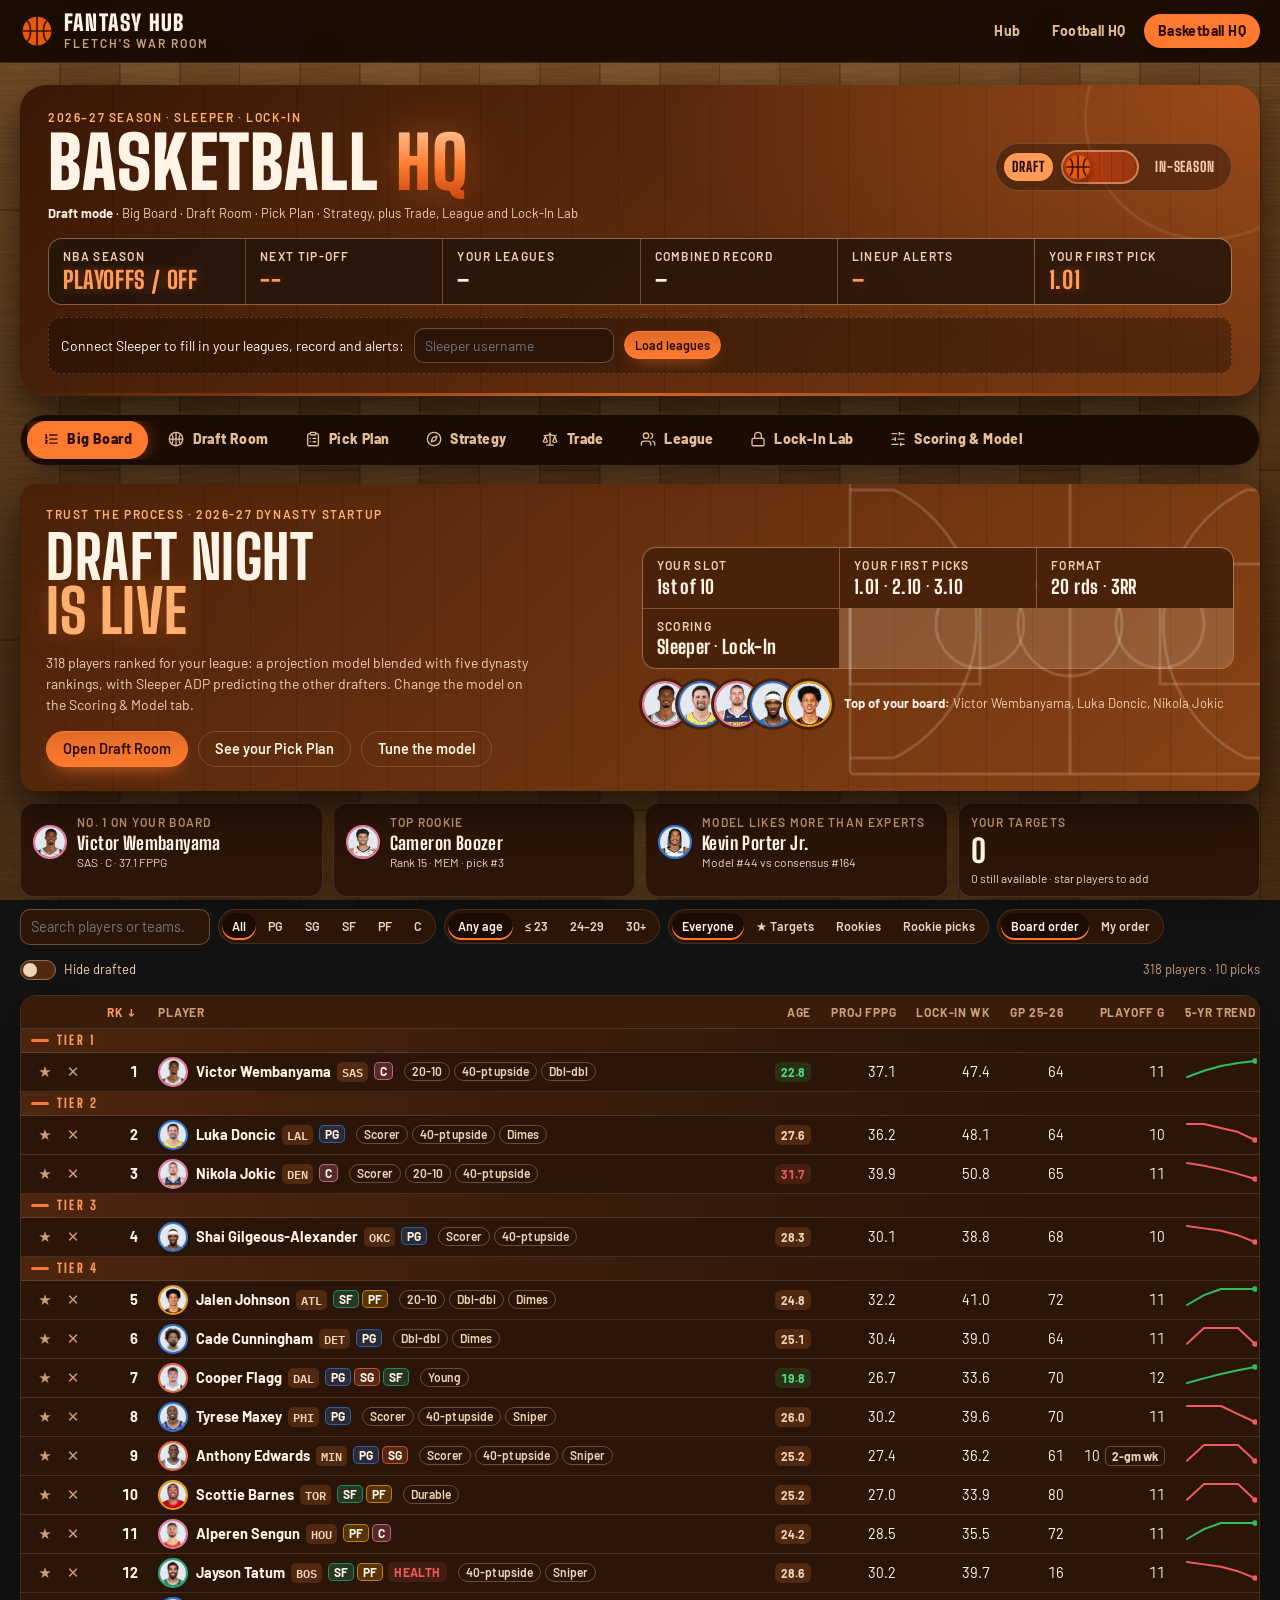
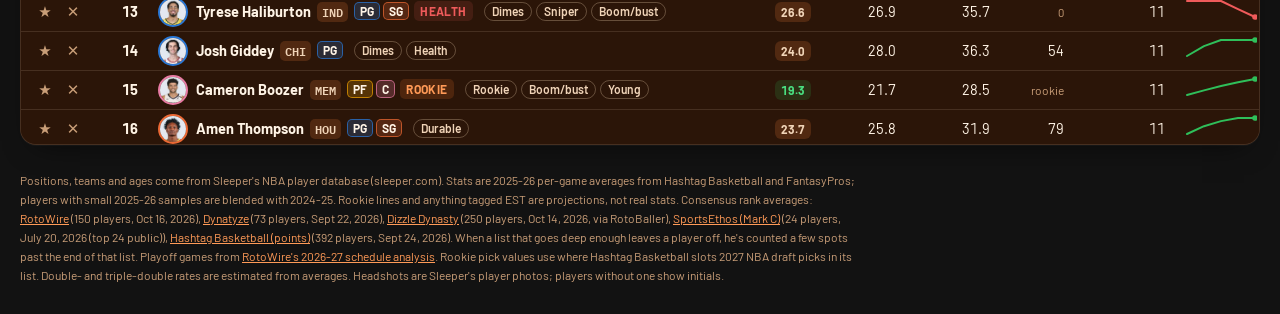
<file: basketball/draft-hq.html>
<!doctype html><html lang="en"><head><meta charset="utf-8"><title>Basketball HQ</title><meta http-equiv="refresh" content="0; url=index.html"><script>location.replace('index.html' + location.hash)</script></head><body><a href="index.html">Basketball HQ moved here</a></body></html>
</file>
<file: assets/hub.css>
/* Fantasy Hub — shared "night game" theme.
   Layout: dark mowed-turf floor under stadium-light glows; chalk-line cards; scoreboard nav.
   Type: Big Shoulders Display for headlines, Graduate for jersey numbers and scoreboards, Barlow for reading.
   Color: turf greens carry the page; goalpost gold is the primary action; lime marks "good", flag red marks alerts. */
:root{
  --font-display:"Big Shoulders Display","Arial Narrow",system-ui,sans-serif;
  --font-jersey:"Graduate","Big Shoulders Display",serif;
  --font-body:"Barlow",system-ui,-apple-system,"Segoe UI",Roboto,sans-serif;
  --font-mono:"JetBrains Mono",ui-monospace,Consolas,monospace;

  --turf-0:#04060b; --turf-1:#0a0f1c; --turf-2:#111829; --turf-3:#1a2238; --turf-4:#232d48;
  --stripe:rgba(200,215,255,.018);
  --surface:rgba(16,21,34,.74); --surface-solid:#111727; --surface-2:rgba(30,38,58,.55); --surface-3:#222b44;
  --chalk:#f3f5fa; --chalk-2:#c6cce0; --muted:#8a93ad; --line:rgba(220,228,255,.12); --line-strong:rgba(220,228,255,.26);
  --nav:rgba(5,7,13,.9); --thead:#121a2c; --sb:rgba(4,6,12,.84); --hero-a:#161f36; --hero-b:#090d18; --dark-ink:#0a0f1c; --hero-glow:rgba(250,204,21,.16);
  --gold:#facc15; --gold-2:#fde047; --gold-ink:#1c1600;
  --lime:#a3e635; --neon:#4ade80; --flag:#f43f5e; --warn:#fbbf24; --sky:#38bdf8; --orange:#ff7a2e;
  --qb:#ff6b8b; --rb:#2dd4bf; --wr:#60a5fa; --te:#fb923c; --k:#c084fc; --def:#d6a77a;
  --r-sm:8px; --r-md:12px; --r-lg:18px;
  --shadow:0 18px 50px -18px rgba(0,0,0,.75);
  --glow:0 0 0 1px rgba(163,230,53,.35),0 0 30px -6px rgba(163,230,53,.45);
  --hit:38px;
  color-scheme:dark;
}
@media (pointer:coarse){:root{--hit:44px}}
*{box-sizing:border-box}
html{scroll-behavior:smooth}
body{
  margin:0;min-height:100vh;color:var(--chalk);font:15px/1.55 var(--font-body);
  background:
    radial-gradient(900px 500px at 8% -10%,rgba(255,255,230,.09),transparent 60%),
    radial-gradient(900px 500px at 92% -10%,rgba(255,255,230,.09),transparent 60%),
    linear-gradient(180deg,var(--turf-1),var(--turf-0) 70%);
  background-attachment:fixed;
}
body::before{ /* film grain */
  content:"";position:fixed;inset:0;pointer-events:none;z-index:0;opacity:.07;mix-blend-mode:overlay;
  background-image:url("data:image/svg+xml;utf8,<svg xmlns='http://www.w3.org/2000/svg' width='160' height='160'><filter id='n'><feTurbulence type='fractalNoise' baseFrequency='.9' numOctaves='2' stitchTiles='stitch'/></filter><rect width='100%' height='100%' filter='url(%23n)'/></svg>");
}
@media (prefers-reduced-motion:reduce){*,*::before,*::after{animation-duration:.001ms!important;animation-iteration-count:1!important;transition:none!important;scroll-behavior:auto!important}}
a{color:var(--lime)}
button,input,select,textarea{font:inherit;color:inherit}
:focus-visible{outline:2px solid var(--gold);outline-offset:2px;border-radius:6px}
h1,h2,h3,h4{margin:0;font-family:var(--font-display);font-weight:800;letter-spacing:.5px;line-height:1.02;text-wrap:balance}
.num{font-variant-numeric:tabular-nums}
.vh{position:absolute!important;width:1px;height:1px;overflow:hidden;clip:rect(0 0 0 0);white-space:nowrap}
.muted{color:var(--muted)} .sub{color:var(--chalk-2);font-size:14px}
.eyebrow{font:700 12px/1 var(--font-body);letter-spacing:2.4px;text-transform:uppercase;color:var(--lime)}
.wrap{position:relative;z-index:1;max-width:1360px;margin:0 auto;padding:0 20px}
@media (max-width:640px){.wrap{padding:0 16px}}

/* ---------- scoreboard nav ---------- */
.topnav{position:sticky;top:0;z-index:50;background:var(--nav);backdrop-filter:blur(10px);border-bottom:1px solid var(--line)}
.topnav .wrap{display:flex;align-items:center;gap:18px;min-height:62px}
.logo{display:flex;align-items:center;gap:10px;text-decoration:none;color:var(--chalk);font:900 22px/1 var(--font-display);letter-spacing:1.2px;text-transform:uppercase;white-space:nowrap}
.logo .ball{width:34px;height:34px;flex:none;animation:wob 4s ease-in-out infinite}
@keyframes wob{0%,100%{transform:rotate(-18deg)}50%{transform:rotate(12deg) translateY(-2px)}}
.logo small{display:block;font:600 12px/1.2 var(--font-body);letter-spacing:2px;color:var(--muted);margin-top:2px}
.navlinks{display:flex;gap:4px;margin-left:auto;overflow-x:auto;scrollbar-width:none}
.navlinks::-webkit-scrollbar{display:none}
.navlinks a{position:relative;padding:9px 14px;border-radius:999px;color:var(--chalk-2);text-decoration:none;font-weight:700;font-size:14px;letter-spacing:.4px;white-space:nowrap;transition:background .2s,color .2s}
.navlinks a:hover{color:var(--chalk);background:rgba(255,255,255,.06)}
.navlinks a[aria-current="page"]{color:var(--gold-ink);background:var(--gold)}
@media (max-width:640px){.logo small{display:none}.navlinks a{padding:8px 10px;font-size:13px}}

/* ---------- surfaces ---------- */
.card{position:relative;background:var(--surface);border:1px solid var(--line);border-radius:var(--r-lg);padding:18px;box-shadow:var(--shadow);backdrop-filter:blur(6px);min-width:0}
.card.hash::after{ /* hash marks on the card's top edge */
  content:"";position:absolute;left:16px;right:16px;top:0;height:6px;pointer-events:none;
  background:repeating-linear-gradient(90deg,var(--line-strong) 0 2px,transparent 2px 22px);opacity:.6}
.card h3{font-size:22px;text-transform:uppercase;letter-spacing:.8px}
.card .head{display:flex;align-items:center;gap:10px;flex-wrap:wrap;margin-bottom:10px}
.card .head .sp{flex:1}
.grid{display:grid;gap:16px}
.g2{grid-template-columns:repeat(2,minmax(0,1fr))} .g3{grid-template-columns:repeat(3,minmax(0,1fr))} .g4{grid-template-columns:repeat(4,minmax(0,1fr))}
@media (max-width:1100px){.g3,.g4{grid-template-columns:repeat(2,minmax(0,1fr))}}
@media (max-width:720px){.g2,.g3,.g4{grid-template-columns:minmax(0,1fr)}}
.row{display:flex;gap:8px 10px;align-items:center;flex-wrap:wrap}
.row>*{min-width:0}
.sp{flex:1}

/* ---------- controls ---------- */
.btn{display:inline-flex;align-items:center;justify-content:center;gap:8px;min-height:var(--hit);padding:7px 16px;border-radius:999px;border:1px solid var(--line-strong);background:rgba(255,255,255,.04);color:var(--chalk);font-weight:700;letter-spacing:.3px;cursor:pointer;text-decoration:none;white-space:nowrap;transition:transform .15s,background .2s,box-shadow .2s}
.btn:hover{background:rgba(255,255,255,.09);transform:translateY(-1px)}
.btn:active{transform:translateY(1px)}
.btn.gold{background:linear-gradient(180deg,var(--gold-2),var(--gold));color:var(--gold-ink);border-color:transparent;box-shadow:0 10px 24px -12px var(--gold)}
.btn.gold:hover{box-shadow:0 12px 30px -10px var(--gold)}
.btn.lime{background:var(--lime);color:#0b1a00;border-color:transparent}
.btn.small{min-height:30px;padding:4px 12px;font-size:13px}
.btn.ghost{border-color:transparent;background:none}
.btn:disabled{opacity:.45;cursor:not-allowed;transform:none}
input[type=text],input[type=search],input[type=number],input[type=date],select,textarea{background:rgba(0,0,0,.28);border:1px solid var(--line-strong);border-radius:var(--r-md);padding:7px 12px;min-height:var(--hit);outline:none;max-width:100%;color:var(--chalk)}
input:focus,select:focus,textarea:focus{border-color:var(--lime);box-shadow:0 0 0 3px rgba(163,230,53,.18)}
select option{background:var(--surface-solid)}
textarea{width:100%;min-height:90px;resize:vertical}
input[type=range]{accent-color:var(--gold);width:100%}
label.f{display:flex;flex-direction:column;gap:5px;font-size:12px;font-weight:700;letter-spacing:.8px;text-transform:uppercase;color:var(--muted)}
.chips{display:inline-flex;gap:3px;padding:3px;border-radius:999px;background:rgba(0,0,0,.3);border:1px solid var(--line);max-width:100%;overflow-x:auto;scrollbar-width:none}
.chips button{border:0;background:none;padding:6px 12px;border-radius:999px;cursor:pointer;font-weight:700;font-size:13px;color:var(--chalk-2);white-space:nowrap;min-height:30px}
.chips button:hover{color:var(--chalk);background:rgba(255,255,255,.06)}
.chips button.on{background:var(--chalk);color:var(--dark-ink)}

/* ---------- tables ---------- */
.tablewrap{overflow:auto;border-radius:var(--r-md);border:1px solid var(--line);background:rgba(0,0,0,.18)}
table{border-collapse:separate;border-spacing:0;width:100%}
th,td{padding:9px 12px;text-align:left;border-bottom:1px solid var(--line);white-space:nowrap}
thead th{position:sticky;top:0;z-index:2;background:var(--thead);font-size:12px;font-weight:800;letter-spacing:1.2px;text-transform:uppercase;color:var(--muted)}
tbody tr{transition:background .15s}
tbody tr:hover{background:rgba(163,230,53,.06)}
td.r,th.r{text-align:right}
tr.me td{background:rgba(250,204,21,.08)}
tr.me td:first-child{box-shadow:inset 3px 0 0 var(--gold)}
tr.cut td{border-bottom:2px dashed var(--gold)}
tr.tier td{background:linear-gradient(90deg,rgba(163,230,53,.14),transparent 60%);color:var(--lime);font:800 13px/1 var(--font-display);letter-spacing:2.4px;text-transform:uppercase;padding:8px 12px}

/* ---------- player bits ---------- */
.pos{display:inline-grid;place-items:center;min-width:34px;padding:1px 6px;border-radius:6px;font:800 12px/18px var(--font-body);letter-spacing:.6px;color:#06120a;background:var(--pc,var(--chalk-2))}
.pos.QB{--pc:var(--qb)} .pos.RB{--pc:var(--rb)} .pos.WR{--pc:var(--wr)} .pos.TE{--pc:var(--te)} .pos.K{--pc:var(--k)} .pos.DEF{--pc:var(--def)}
.pos.FLEX,.pos.SUPER_FLEX,.pos.REC_FLEX,.pos.WRRB_FLEX{--pc:var(--chalk-2)}
.ph{position:relative;display:inline-grid;place-items:center;width:38px;height:38px;border-radius:50%;overflow:hidden;flex:none;background:var(--surface-3);border:2px solid var(--pc,var(--line-strong))}
.ph::before{content:attr(data-i);font:800 12px/1 var(--font-display);color:var(--chalk-2)}
.ph img{position:absolute;inset:0;width:100%;height:100%;object-fit:cover;object-position:center top}
.ph.xl{width:110px;height:110px;border-radius:22px;border-width:3px}.ph.xl::before{font-size:34px}
.pcell{display:flex;align-items:center;gap:10px;min-width:0}
.pcell b{display:block;font-weight:700;overflow:hidden;text-overflow:ellipsis}
.pcell small{display:block;color:var(--muted);font-size:12px}
.team{font:700 12px/1.5 var(--font-mono);background:rgba(255,255,255,.08);border-radius:5px;padding:0 5px;color:var(--chalk-2)}
.tag{display:inline-block;font-size:12px;font-weight:800;letter-spacing:.6px;padding:1px 7px;border-radius:999px;vertical-align:1px;white-space:nowrap}
.tag.inj{background:rgba(244,63,94,.18);color:#fda4af}
.tag.q{background:rgba(251,191,36,.18);color:#fde68a}
.tag.bye{background:rgba(56,189,248,.18);color:#bae6fd}
.tag.hot{background:rgba(255,122,46,.2);color:#fed7aa}
.tag.good{background:rgba(163,230,53,.18);color:#d9f99d}
.tag.rk{background:rgba(250,204,21,.18);color:#fef08a}
.star{background:none;border:0;cursor:pointer;font-size:16px;line-height:1;color:var(--muted);padding:2px;border-radius:6px;min-width:26px;min-height:26px}
.star:hover{background:rgba(255,255,255,.08)}
.star.on{color:var(--gold)} .star.av.on{color:var(--flag)}
.agechip{display:inline-block;min-width:38px;text-align:center;border-radius:6px;padding:1px 6px;font:800 12px/18px var(--font-body)}
.delta-up{color:var(--lime)} .delta-dn{color:#fda4af}

/* ---------- section divider: a yard line ---------- */
.yard{position:relative;display:flex;align-items:center;gap:14px;margin:34px 0 18px}
.yard::before,.yard::after{content:"";flex:1;height:2px;background:linear-gradient(90deg,transparent,var(--line-strong) 20%,var(--line-strong) 80%,transparent)}
.yard span{font:400 22px/1 var(--font-jersey);color:var(--chalk-2);letter-spacing:2px}

/* ---------- page hero (subpages) ---------- */
.phero{position:relative;overflow:hidden;border-radius:26px;margin:22px 0 18px;padding:30px 30px 26px;border:1px solid var(--line);
  background:radial-gradient(700px 260px at 85% 0%,var(--hero-glow),transparent 70%),linear-gradient(135deg,var(--hero-a),var(--hero-b));box-shadow:var(--shadow)}
.phero canvas.bg{position:absolute;inset:0;width:100%;height:100%;pointer-events:none;opacity:.9}
.phero > *:not(canvas){position:relative}
.phero h1{font-size:clamp(44px,7vw,86px);text-transform:uppercase;line-height:.88;letter-spacing:1px}
.phero h1 em{font-style:normal;background:linear-gradient(180deg,var(--gold-2),var(--gold) 60%,#ca8a04);-webkit-background-clip:text;background-clip:text;color:transparent;filter:drop-shadow(0 0 22px rgba(250,204,21,.35))}
.phero p{max-width:64ch;color:var(--chalk-2);margin:12px 0 0}
.scoreboard{display:grid;grid-template-columns:repeat(auto-fit,minmax(150px,1fr));gap:2px;margin-top:20px;border-radius:14px;overflow:hidden;background:var(--line);border:1px solid var(--line)}
.scoreboard > div{background:var(--sb);padding:10px 14px;min-width:0}
.scoreboard .l{display:block;font:700 12px/1.2 var(--font-body);letter-spacing:1.8px;text-transform:uppercase;color:var(--muted)}
.scoreboard b{display:block;font:400 24px/1.2 var(--font-jersey);color:var(--gold);text-shadow:0 0 14px rgba(250,204,21,.4);margin-top:4px;overflow:hidden;text-overflow:ellipsis;white-space:nowrap}
.scoreboard b.w{color:var(--chalk);text-shadow:none}

/* ---------- playbook tabs ---------- */
.tabs{position:sticky;top:62px;z-index:40;display:flex;gap:4px;padding:6px;margin:0 0 18px;border-radius:999px;background:var(--nav);backdrop-filter:blur(10px);border:1px solid var(--line);overflow-x:auto;scrollbar-width:none}
.tabs::-webkit-scrollbar{display:none}
.tabs button{border:0;background:none;color:var(--chalk-2);padding:8px 16px;border-radius:999px;font-weight:800;font-size:14px;letter-spacing:.4px;white-space:nowrap;cursor:pointer;transition:background .2s,color .2s}
.tabs button:hover{color:var(--chalk);background:rgba(255,255,255,.06)}
.tabs button[aria-selected="true"]{background:var(--lime);color:#0b1a00;box-shadow:0 0 20px -4px rgba(163,230,53,.7)}
.view{display:none}
.view.on{display:block;animation:snap .45s cubic-bezier(.2,.9,.3,1.2)}
@keyframes snap{from{opacity:0;transform:translateY(14px) scale(.99)}to{opacity:1;transform:none}}
.vhead{display:flex;align-items:flex-end;gap:10px 16px;flex-wrap:wrap;margin-bottom:16px}
.vhead h2{font-size:clamp(32px,4.4vw,48px);text-transform:uppercase}
.vhead .sub{max-width:72ch;margin-top:4px}

/* ---------- motion helpers ---------- */
.reveal{opacity:0;transform:translateY(26px);transition:opacity .7s ease,transform .7s cubic-bezier(.2,.8,.2,1)}
.reveal.in{opacity:1;transform:none}
.tilt{transition:transform .25s ease;will-change:transform}
.shine{position:relative;overflow:hidden}
.shine::after{content:"";position:absolute;inset:-40%;background:linear-gradient(115deg,transparent 40%,rgba(255,255,255,.13) 50%,transparent 60%);transform:translateX(-60%);transition:transform .9s ease;pointer-events:none}
.shine:hover::after{transform:translateX(60%)}
.spinner{width:46px;height:28px;margin:26px auto;border-radius:50%;background:radial-gradient(ellipse at 40% 35%,#a5582b,#6b3216 70%);position:relative;animation:spiral 1s linear infinite;box-shadow:0 6px 14px -6px #000}
.spinner::after{content:"";position:absolute;left:12px;right:12px;top:12px;height:3px;background:repeating-linear-gradient(90deg,#fff 0 2px,transparent 2px 5px);border-radius:2px}
@keyframes spiral{0%{transform:rotate(-20deg) scaleY(1)}50%{transform:rotate(-20deg) scaleY(.6)}100%{transform:rotate(-20deg) scaleY(1)}}
.empty{color:var(--muted);text-align:center;padding:30px 14px}
.toast{position:fixed;left:50%;bottom:24px;z-index:300;transform:translate(-50%,120px);opacity:0;background:var(--chalk);color:var(--dark-ink);padding:11px 18px;border-radius:999px;font-weight:800;box-shadow:var(--shadow);transition:.35s cubic-bezier(.2,.9,.3,1.3);pointer-events:none;max-width:calc(100vw - 32px)}
.toast.on{transform:translate(-50%,0);opacity:1}
#fxlayer{position:fixed;inset:0;pointer-events:none;z-index:250}

/* ---------- modal ---------- */
.modal-bg{position:fixed;inset:0;z-index:200;display:none;align-items:flex-start;justify-content:center;padding:44px 16px;overflow:auto;background:rgba(1,8,4,.72);backdrop-filter:blur(4px)}
.modal-bg.on{display:flex;animation:fadein .2s}
@keyframes fadein{from{opacity:0}to{opacity:1}}
.modal{width:100%;max-width:880px;background:linear-gradient(180deg,var(--hero-a),var(--hero-b));border:1px solid var(--line-strong);border-radius:24px;box-shadow:var(--shadow);overflow:hidden;animation:pop .35s cubic-bezier(.2,.9,.3,1.25)}
@keyframes pop{from{transform:scale(.94) translateY(10px);opacity:0}to{transform:none;opacity:1}}
.modal-head{display:flex;gap:16px;align-items:center;padding:20px 22px;border-bottom:1px solid var(--line)}
.modal-head h2{font-size:38px;text-transform:uppercase}
.modal-body{padding:18px 22px 22px}
.xbtn{margin-left:auto;align-self:flex-start;background:rgba(255,255,255,.06);border:1px solid var(--line);border-radius:999px;width:38px;height:38px;cursor:pointer;color:var(--chalk);font-size:16px}
@media (max-width:600px){.modal-bg{padding:0}.modal{border-radius:0;min-height:100%}.modal-head{flex-wrap:wrap}}

.foot{position:relative;z-index:1;color:var(--muted);font-size:12.5px;text-align:center;padding:40px 16px 30px;line-height:1.7}
.foot a{color:var(--chalk-2)}
@media (max-width:640px){
  .phero{padding:22px 18px 18px;border-radius:20px}
  .scoreboard{grid-template-columns:repeat(2,minmax(0,1fr))}
  .scoreboard b{font-size:19px}
}
@media (max-width:480px){.logo > span{display:none}.topnav .wrap{gap:10px}}

/* =================== THEMES ===================
   Football: a mowed field under the lights, with green carrying every accent.
   Basketball: a dim-lit hardwood court, with ball orange carrying every accent. */
body.theme-fb{
  --turf-0:#021208; --turf-1:#06260f; --turf-3:#0f4a22;
  --surface:rgba(7,40,19,.78); --surface-solid:#0a3318; --surface-2:rgba(16,74,36,.55); --surface-3:#14562a;
  --chalk:#f0fbef; --chalk-2:#c2e3c8; --muted:#82b490; --line:rgba(220,255,226,.13); --line-strong:rgba(220,255,226,.28);
  --gold:#4ade80; --gold-2:#86efac; --gold-ink:#022c12; --lime:#a3e635;
  --nav:rgba(2,18,8,.92); --thead:#09331a; --sb:rgba(1,14,6,.85); --hero-a:#13652f; --hero-b:#063015; --dark-ink:#03210f; --hero-glow:rgba(163,230,53,.2);
  background:
    radial-gradient(900px 480px at 8% -12%,rgba(255,255,225,.12),transparent 60%),
    radial-gradient(900px 480px at 92% -12%,rgba(255,255,225,.12),transparent 60%),
    repeating-linear-gradient(90deg,transparent 0 158px,rgba(255,255,255,.07) 158px 160px),
    repeating-linear-gradient(90deg,rgba(150,255,170,.055) 0 80px,rgba(0,0,0,.05) 80px 160px),
    linear-gradient(180deg,#0b3d1b,#04200d 55%,#021208);
  background-attachment:fixed;
}
body.theme-fb .phero{background:
    radial-gradient(700px 260px at 85% 0%,rgba(163,230,53,.22),transparent 70%),
    repeating-linear-gradient(90deg,rgba(255,255,255,.06) 0 2px,transparent 2px 10%),
    repeating-linear-gradient(90deg,rgba(255,255,255,.04) 0 5%,transparent 5% 10%),
    linear-gradient(135deg,#17733a,#073516)}
body.theme-fb .phero h1 em{background:linear-gradient(180deg,#ecfccb,#a3e635 45%,#16a34a);-webkit-background-clip:text;background-clip:text;color:transparent;filter:drop-shadow(0 0 22px rgba(163,230,53,.4))}
body.theme-fb .scoreboard b{color:#86efac;text-shadow:0 0 14px rgba(74,222,128,.45)}
body.theme-fb .scoreboard b.w{color:var(--chalk);text-shadow:none}
body.theme-fb .navlinks a[aria-current="page"]{background:#4ade80;color:#022c12}

body.theme-bb{
  --turf-0:#140802; --turf-1:#241005;
  --surface:rgba(38,18,6,.84); --surface-solid:#2a1407; --surface-2:rgba(70,34,12,.55); --surface-3:#5a2d10;
  --chalk:#fff7ed; --chalk-2:#f2d8bd; --muted:#c99d76; --line:rgba(255,226,196,.14); --line-strong:rgba(255,226,196,.3);
  --gold:#ff7a2e; --gold-2:#ffa45c; --gold-ink:#2a0d00; --lime:#ffb066; --neon:#fdba74;
  --nav:rgba(22,9,2,.93); --thead:#3a1b08; --sb:rgba(24,10,2,.86); --hero-a:#6b3412; --hero-b:#2a1205; --dark-ink:#2a1205; --hero-glow:rgba(255,122,46,.3);
  background:
    radial-gradient(1000px 520px at 50% -10%,rgba(255,200,140,.18),transparent 65%),
    linear-gradient(180deg,rgba(25,10,2,.28),rgba(18,7,1,.58) 75%),
    url("data:image/svg+xml;utf8,<svg xmlns='http://www.w3.org/2000/svg' width='240' height='720'><defs><filter id='g'><feTurbulence type='fractalNoise' baseFrequency='.02 .6' numOctaves='3' seed='4'/><feColorMatrix values='0 0 0 0 0  0 0 0 0 0  0 0 0 0 0  0 0 0 .22 0'/></filter></defs><rect width='60' height='720' fill='%23c98a47'/><rect x='60' width='60' height='720' fill='%23b97938'/><rect x='120' width='60' height='720' fill='%23d29651'/><rect x='180' width='60' height='720' fill='%23be7f3d'/><rect width='240' height='720' filter='url(%23g)'/><g stroke='%23000' stroke-opacity='.28' stroke-width='1.5'><path d='M60 0v720M120 0v720M180 0v720M240 0v720'/><path d='M0 210h60M60 470h60M120 90h60M180 340h60M0 640h60M120 560h60'/></g></svg>");
  background-attachment:fixed;
}
body.theme-bb::after{ /* faint court lines painted on the floor */
  content:"";position:fixed;inset:0;pointer-events:none;z-index:0;opacity:.16;
  background:url("data:image/svg+xml;utf8,<svg xmlns='http://www.w3.org/2000/svg' viewBox='0 0 1000 600' preserveAspectRatio='xMidYMid slice'><g fill='none' stroke='%23fff' stroke-width='5'><path d='M500 0v600'/><circle cx='500' cy='300' r='90'/><rect x='0' y='200' width='190' height='200'/><circle cx='190' cy='300' r='70'/><path d='M0 40h80a290 290 0 0 1 0 520H0'/><rect x='810' y='200' width='190' height='200'/><circle cx='810' cy='300' r='70'/><path d='M1000 40h-80a290 290 0 0 0 0 520h80'/></g></svg>") center/cover no-repeat;
}
body.theme-bb .phero{background:
    radial-gradient(700px 260px at 85% 0%,rgba(255,122,46,.32),transparent 70%),
    linear-gradient(135deg,rgba(120,56,18,.72),rgba(40,16,4,.86))}
body.theme-bb .phero h1 em{background:linear-gradient(180deg,#ffe0c2,#ff8a45 55%,#c2410c);-webkit-background-clip:text;background-clip:text;color:transparent;filter:drop-shadow(0 0 22px rgba(255,122,46,.45))}
body.theme-bb .scoreboard b{color:#ff9a57;text-shadow:0 0 14px rgba(255,122,46,.45)}
body.theme-bb .navlinks a[aria-current="page"]{background:#ff7a2e;color:#2a0d00}
body.theme-bb .yard span{color:#ffd2ad}
body.theme-bb .yard::before,body.theme-bb .yard::after{background:linear-gradient(90deg,transparent,rgba(255,255,255,.35) 20%,rgba(255,255,255,.35) 80%,transparent)}

/* line icons (assets/icons.js) */
.ic{display:inline-block;width:1.15em;height:1.15em;vertical-align:-.2em;flex:none}
.tabs button .ic{margin-right:5px}
</file>
